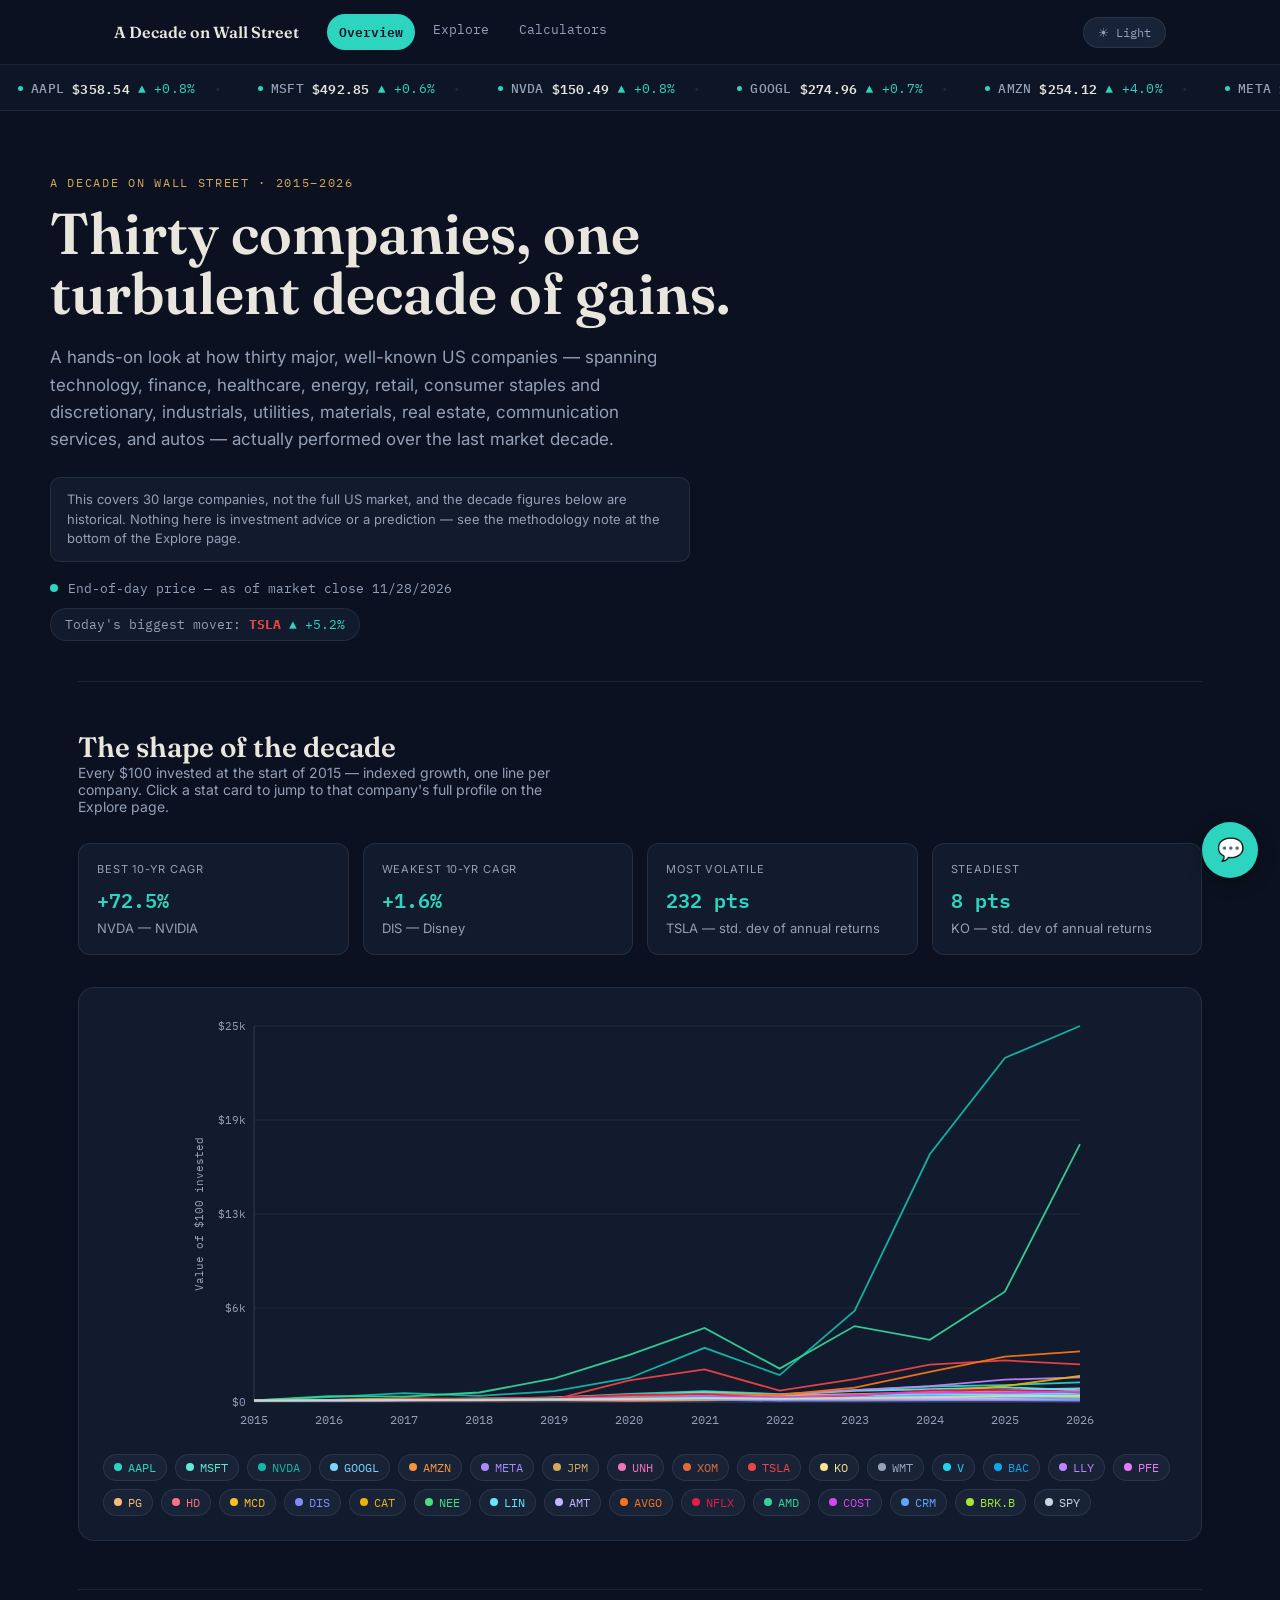
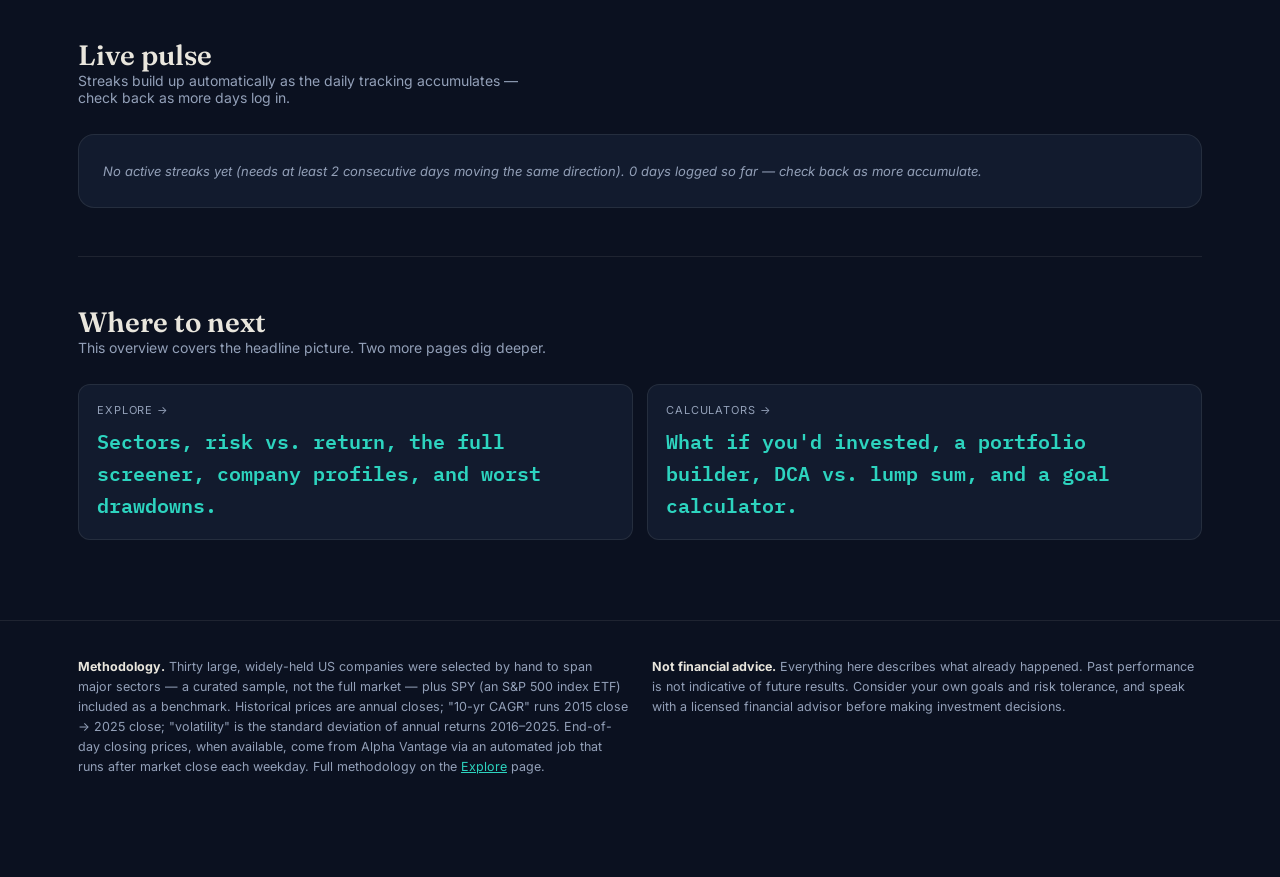
<file: index.html>
<!DOCTYPE html>
<html lang="en">
<head>
<script>if(localStorage.getItem("sd_theme")==="light"){document.documentElement.classList.add("light");}</script>
<meta charset="UTF-8">
<meta name="viewport" content="width=device-width, initial-scale=1.0">
<title>A Decade on Wall Street — Overview</title>
<link rel="preconnect" href="https://fonts.googleapis.com">
<link href="https://fonts.googleapis.com/css2?family=Fraunces:wght@500;600&family=IBM+Plex+Mono:wght@400;500;600&family=Inter:wght@400;500;600&display=swap" rel="stylesheet">
<link rel="stylesheet" href="styles.css">
</head>
<body>
 
<nav class="site-nav">
  <div class="site-nav-inner">
    <a href="index.html" class="site-nav-brand">A Decade on Wall Street</a>
    <div class="site-nav-links">
      <a href="index.html" class="active">Overview</a>
      <a href="explore.html">Explore</a>
      <a href="calculators.html">Calculators</a>
    </div>
    <button id="themeToggle" class="theme-toggle-btn">☀ Light</button>
  </div>
</nav>
 
<div class="tape-outer"><div class="tape-track" id="tape"></div></div>
 
<div class="wrap hero">
  <div class="eyebrow">A DECADE ON WALL STREET · 2015–2026</div>
  <h1 class="title">Thirty companies, one turbulent decade of gains.</h1>
  <p class="lede">A hands-on look at how thirty major, well-known US companies — spanning technology, finance, healthcare, energy, retail, consumer staples and discretionary, industrials, utilities, materials, real estate, communication services, and autos — actually performed over the last market decade.</p>
  <div class="chip">This covers 30 large companies, not the full US market, and the decade figures below are historical. Nothing here is investment advice or a prediction — see the methodology note at the bottom of the Explore page.</div>
  <div class="live-status" id="liveStatus">
    <span class="live-dot off"></span><span>Loading live prices…</span>
  </div>
  <div id="moverBanner"></div>
</div>
 
<div class="wrap">
  <section>
    <div class="section-head">
      <div>
        <h2 class="section-title">The shape of the decade</h2>
        <div class="section-sub">Every $100 invested at the start of 2015 — indexed growth, one line per company. Click a stat card to jump to that company's full profile on the Explore page.</div>
      </div>
    </div>
    <div class="stat-row" id="statRow"></div>
    <div class="chart-card">
      <svg id="growthChart" viewBox="0 0 900 420" style="width:100%; height:420px;"></svg>
      <div class="legend-row" id="legendRow"></div>
    </div>
  </section>
 
  <section>
    <div class="section-head">
      <div>
        <h2 class="section-title">Live pulse</h2>
        <div class="section-sub">Streaks build up automatically as the daily tracking accumulates — check back as more days log in.</div>
      </div>
    </div>
    <div class="chart-card"><div id="pulseSection"></div></div>
  </section>
 
  <section>
    <div class="section-head">
      <div>
        <h2 class="section-title">Where to next</h2>
        <div class="section-sub">This overview covers the headline picture. Two more pages dig deeper.</div>
      </div>
    </div>
    <div class="stat-row" style="grid-template-columns: repeat(2, 1fr);">
      <a href="explore.html" class="stat-card" style="text-decoration:none; color:inherit; display:block;">
        <div class="stat-label">EXPLORE →</div>
        <div class="stat-value" style="color:var(--teal); font-size:20px;">Sectors, risk vs. return, the full screener, company profiles, and worst drawdowns.</div>
      </a>
      <a href="calculators.html" class="stat-card" style="text-decoration:none; color:inherit; display:block;">
        <div class="stat-label">CALCULATORS →</div>
        <div class="stat-value" style="color:var(--teal); font-size:20px;">What if you'd invested, a portfolio builder, DCA vs. lump sum, and a goal calculator.</div>
      </a>
    </div>
  </section>
</div>
 
<footer>
  <div class="wrap foot-grid">
    <div><strong style="color:var(--text)">Methodology.</strong> Thirty large, widely-held US companies were selected by hand to span major sectors — a curated sample, not the full market — plus SPY (an S&P 500 index ETF) included as a benchmark. Historical prices are annual closes; "10-yr CAGR" runs 2015 close → 2025 close; "volatility" is the standard deviation of annual returns 2016–2025. End-of-day closing prices, when available, come from Alpha Vantage via an automated job that runs after market close each weekday. Full methodology on the <a href="explore.html" style="color:var(--teal)">Explore</a> page.</div>
    <div><strong style="color:var(--text)">Not financial advice.</strong> Everything here describes what already happened. Past performance is not indicative of future results. Consider your own goals and risk tolerance, and speak with a licensed financial advisor before making investment decisions.</div>
  </div>
</footer>
 
 
<button id="assistantToggle" class="assistant-toggle" title="Ask the data">💬</button>
<div id="assistantPanel" class="assistant-panel">
  <div class="assistant-header">
    <div>
      <div class="assistant-header-title">Ask the data</div>
      <div class="assistant-header-sub">Rule-based · not a real AI · only knows this dataset</div>
    </div>
    <button id="assistantClose" class="assistant-close">✕</button>
  </div>
  <div id="assistantMessages" class="assistant-messages"></div>
  <div class="assistant-chips">
    <span class="assistant-chip">Best performer?</span>
    <span class="assistant-chip">Most volatile?</span>
    <span class="assistant-chip">Compare AAPL vs MSFT</span>
    <span class="assistant-chip">Worst drawdown?</span>
  </div>
  <div id="assistantSuggest" class="assistant-suggest"></div>
  <form id="assistantForm" class="assistant-form">
    <input id="assistantInput" type="text" placeholder="Ask about a ticker, e.g. \"How did NVDA do?\"" autocomplete="off">
    <button type="submit">Ask</button>
  </form>
  <div class="assistant-disclaimer">Answers come from historical data on this site, not real-time research or advice. Not a substitute for professional financial guidance.</div>
</div>
 
<script src="data.js"></script>
<script>
/* ---------------------------------------------------------------------
   RENDER: today's biggest mover
--------------------------------------------------------------------- */
function renderMoverBanner() {
  const el = document.getElementById("moverBanner");
  const candidates = ENRICHED
    .map(s => ({ s, live: liveQuotes[s.ticker] }))
    .filter(x => x.live && x.live.changePercent != null);
 
  if (!candidates.length) {
    el.innerHTML = "";
    return;
  }
 
  const top = candidates.reduce((a, b) => Math.abs(b.live.changePercent) > Math.abs(a.live.changePercent) ? b : a);
  const dir = top.live.changePercent >= 0;
  el.innerHTML = `
    <div class="mover-banner">
      <span class="mv-label">Today's biggest mover:</span>
      <span class="mv-ticker" style="color:${top.s.color}">${top.s.ticker}</span>
      <span style="color:${dir ? 'var(--teal)' : 'var(--rust)'}">${dir ? "▲" : "▼"} ${fmtPct(top.live.changePercent)}</span>
    </div>`;
}
 
/* ---------------------------------------------------------------------
   RENDER: live pulse — streak badges built from history.json
--------------------------------------------------------------------- */
function computeStreaks() {
  const streaks = [];
  ENRICHED.forEach(s => {
    const daySeries = liveHistory
      .map(day => day.quotes[s.ticker] && day.quotes[s.ticker].changePercent)
      .filter(v => v != null);
    if (daySeries.length < 2) return;
 
    const latestSign = daySeries[daySeries.length - 1] >= 0;
    let streak = 1;
    for (let i = daySeries.length - 2; i >= 0; i--) {
      if ((daySeries[i] >= 0) === latestSign) streak++;
      else break;
    }
    if (streak >= 2) streaks.push({ ticker: s.ticker, name: s.name, color: s.color, streak, up: latestSign });
  });
  return streaks.sort((a, b) => b.streak - a.streak);
}
 
function renderPulse() {
  const el = document.getElementById("pulseSection");
  const streaks = computeStreaks();
 
  if (!streaks.length) {
    const daysLogged = liveHistory.length;
    el.innerHTML = `<div class="pulse-empty">No active streaks yet (needs at least 2 consecutive days moving the same direction). ${daysLogged} day${daysLogged===1?"":"s"} logged so far — check back as more accumulate.</div>`;
    return;
  }
 
  el.innerHTML = `<div class="pulse-grid">${streaks.map(st => `
    <div class="pulse-badge">
      <span class="pb-ticker" style="color:${st.color}">${st.ticker}</span>
      <span class="pb-streak ${st.up ? "up" : "down"}">${st.up ? "▲" : "▼"} ${st.streak} day${st.streak===1?"":"s"} ${st.up ? "up" : "down"}</span>
    </div>`).join("")}</div>`;
}
 
/* ---------------------------------------------------------------------
   RENDER: ticker tape
--------------------------------------------------------------------- */
function renderTape() {
  const tape = document.getElementById("tape");
  const items = [...ENRICHED, ...ENRICHED];
  tape.innerHTML = items.map(s => {
    const live = liveQuotes[s.ticker];
    if (live) {
      const dir = live.changePercent == null ? null : live.changePercent >= 0;
      return `<span class="tape-item">
        <span class="live-pip"></span>
        <span class="tape-ticker">${s.ticker}</span>
        <span class="tape-price">$${live.price.toFixed(2)}</span>
        ${dir !== null ? `<span class="tape-val ${dir?"up":"down"}">${dir?"▲":"▼"} ${fmtPct(live.changePercent)}</span>` : ""}
        <span class="tape-dot">•</span>
      </span>`;
    }
    return `<span class="tape-item">
      <span class="tape-ticker">${s.ticker}</span>
      <span class="tape-val muted ${s.cagr10>=0?"up":"down"}">${s.cagr10>=0?"▲":"▼"} ${fmtPct(s.cagr10)} · 10y</span>
      <span class="tape-dot">•</span>
    </span>`;
  }).join("");
}
 
/* ---------------------------------------------------------------------
   RENDER: stat row (clicking a card jumps to that ticker's profile
   on the Explore page)
--------------------------------------------------------------------- */
function renderStatRow() {
  const best = ENRICHED.reduce((a,b)=>b.cagr10>a.cagr10?b:a);
  const worst = ENRICHED.reduce((a,b)=>b.cagr10<a.cagr10?b:a);
  const mostVol = ENRICHED.reduce((a,b)=>b.vol>a.vol?b:a);
  const steadiest = ENRICHED.reduce((a,b)=>b.vol<a.vol?b:a);
  const cards = [
    ["Best 10-yr CAGR", fmtPct(best.cagr10), `${best.ticker} — ${best.name}`, best.ticker],
    ["Weakest 10-yr CAGR", fmtPct(worst.cagr10), `${worst.ticker} — ${worst.name}`, worst.ticker],
    ["Most volatile", `${mostVol.vol.toFixed(0)} pts`, `${mostVol.ticker} — std. dev of annual returns`, mostVol.ticker],
    ["Steadiest", `${steadiest.vol.toFixed(0)} pts`, `${steadiest.ticker} — std. dev of annual returns`, steadiest.ticker],
  ];
  document.getElementById("statRow").innerHTML = cards.map(([label,val,sub,ticker]) =>
    `<div class="stat-card" data-ticker="${ticker}" style="cursor:pointer" title="Jump to ${ticker}'s profile on Explore"><div class="stat-label">${label}</div><div class="stat-value" style="color:var(--teal)">${val}</div><div class="stat-sub">${sub}</div></div>`
  ).join("");
  document.querySelectorAll(".stat-card[data-ticker]").forEach(card => {
    card.onclick = () => { window.location.href = `explore.html?ticker=${card.dataset.ticker}`; };
  });
}
 
/* ---------------------------------------------------------------------
   RENDER: growth chart (hand-rolled SVG line chart)
--------------------------------------------------------------------- */
let hiddenTickers = new Set();
 
function renderGrowthChart() {
  const W = 900, H = 420, padL = 64, padR = 10, padT = 14, padB = 30;
  const indexed = YEARS.map(year => {
    const row = { year };
    ENRICHED.forEach(s => row[s.ticker] = s.prices[year] / s.prices[2015] * 100);
    return row;
  });
  const maxVal = Math.max(...indexed.flatMap(r => ENRICHED.map(s => r[s.ticker])));
  const x = i => padL + (i / (YEARS.length - 1)) * (W - padL - padR);
  const y = v => H - padB - (v / maxVal) * (H - padT - padB);
 
  let svg = "";
  svg += `<line x1="${padL}" y1="${padT}" x2="${padL}" y2="${H-padB}" stroke="rgba(232,230,222,0.15)" />`;
  svg += `<line x1="${padL}" y1="${H-padB}" x2="${W-padR}" y2="${H-padB}" stroke="rgba(232,230,222,0.15)" />`;
  for (let g = 0; g <= 4; g++) {
    const gy = padT + g * (H - padT - padB) / 4;
    svg += `<line x1="${padL}" y1="${gy}" x2="${W-padR}" y2="${gy}" stroke="rgba(232,230,222,0.06)" />`;
    const val = Math.round(maxVal * (4 - g) / 4);
    const label = val >= 1000 ? "$" + (val/1000).toFixed(0) + "k" : "$" + val;
    svg += `<text x="${padL - 8}" y="${gy + 4}" fill="#93A0B8" font-size="11" font-family="IBM Plex Mono, monospace" text-anchor="end">${label}</text>`;
  }
  svg += `<text transform="rotate(-90)" x="-${(H - padT - padB) / 2 + padT}" y="13" fill="#93A0B8" font-size="10.5" font-family="IBM Plex Mono, monospace" text-anchor="middle">Value of $100 invested</text>`;
  YEARS.forEach((yr,i) => {
    svg += `<text x="${x(i)}" y="${H-8}" fill="#93A0B8" font-size="12" font-family="IBM Plex Mono, monospace" text-anchor="middle">${yr}</text>`;
  });
  ENRICHED.forEach(s => {
    if (hiddenTickers.has(s.ticker)) return;
    const d = indexed.map((r,i) => `${i===0?"M":"L"} ${x(i)} ${y(r[s.ticker])}`).join(" ");
    svg += `<path d="${d}" fill="none" stroke="${s.color}" stroke-width="1.8" opacity="0.95" />`;
  });
  document.getElementById("growthChart").innerHTML = svg;
 
  document.getElementById("legendRow").innerHTML = ENRICHED.map(s =>
    `<span class="legend-pill ${hiddenTickers.has(s.ticker)?"":"active"}" data-ticker="${s.ticker}" style="${hiddenTickers.has(s.ticker)?"":`color:${s.color}`}">
      <span class="sw" style="background:${s.color}"></span>${s.ticker}
    </span>`
  ).join("");
  document.querySelectorAll(".legend-pill").forEach(pill => {
    pill.onclick = () => {
      const t = pill.dataset.ticker;
      hiddenTickers.has(t) ? hiddenTickers.delete(t) : hiddenTickers.add(t);
      renderGrowthChart();
    };
  });
}
 
/* ---------------------------------------------------------------------
   INIT
--------------------------------------------------------------------- */
renderStatRow();
renderGrowthChart();
initThemeToggle();
initAssistant();
loadLivePrices();
</script>
</body>
</html>
</file>
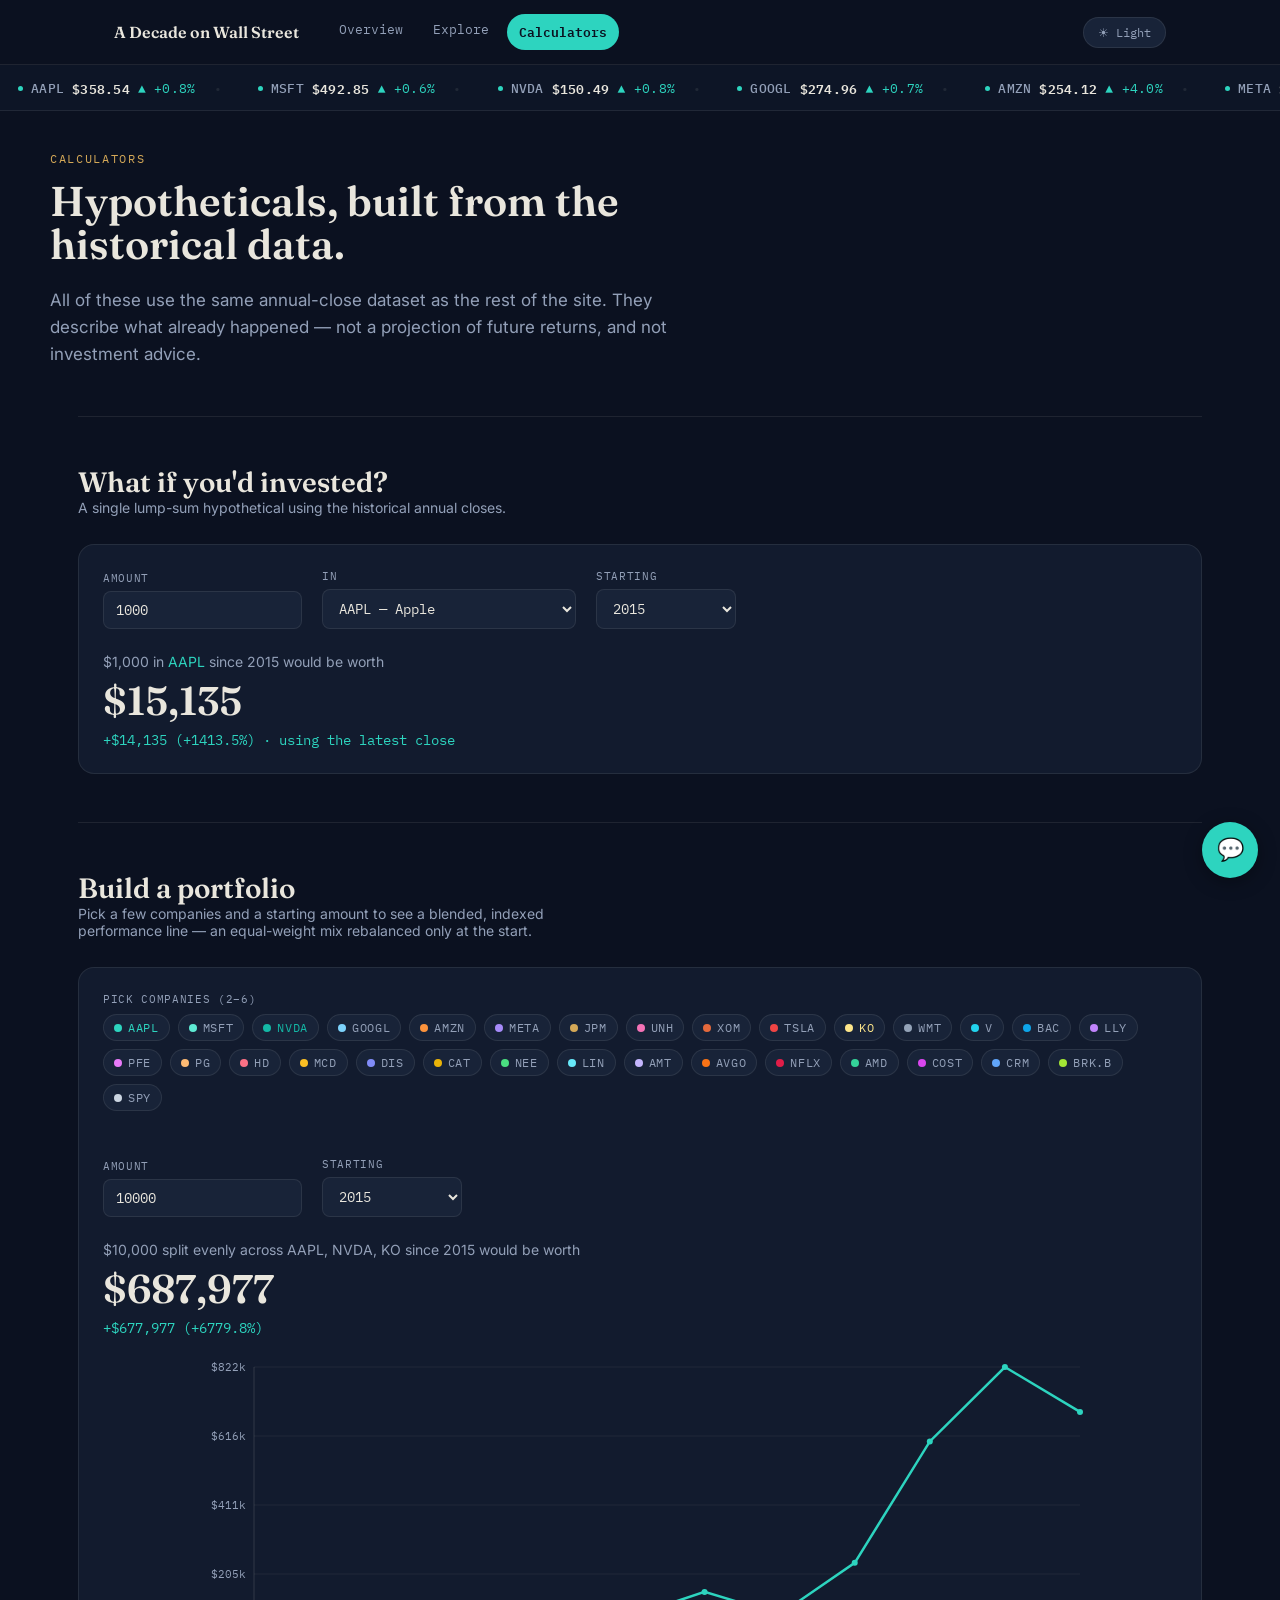
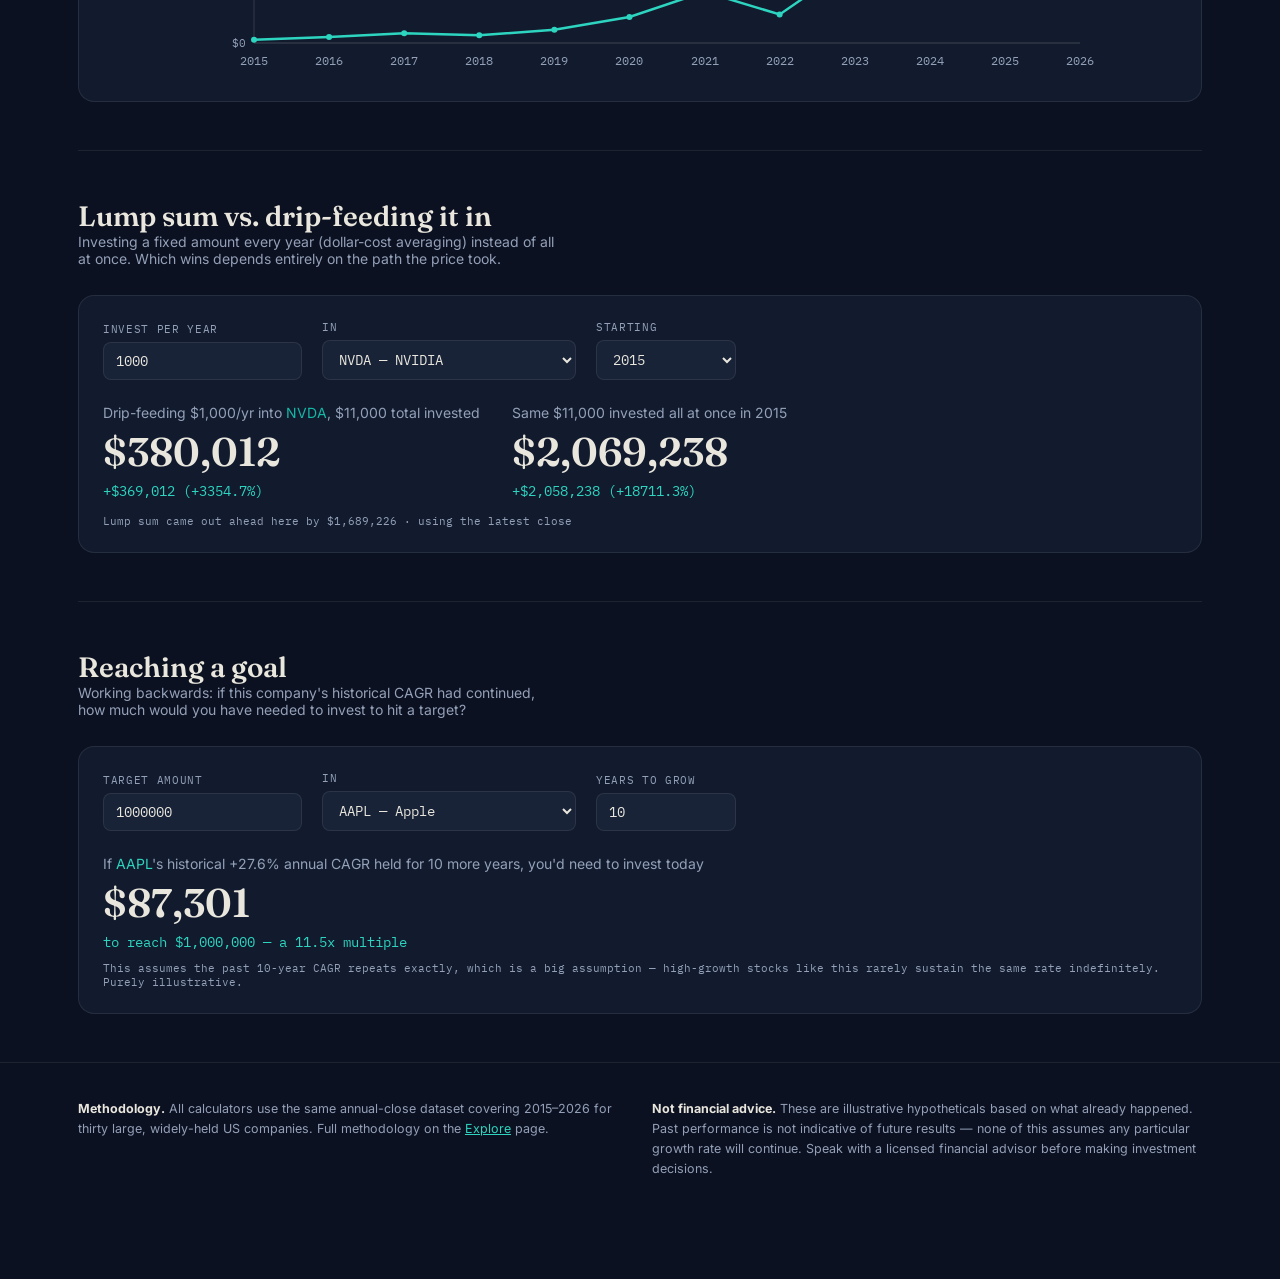
<file: calculators.html>
<!DOCTYPE html>
<html lang="en">
<head>
<script>if(localStorage.getItem("sd_theme")==="light"){document.documentElement.classList.add("light");}</script>
<meta charset="UTF-8">
<meta name="viewport" content="width=device-width, initial-scale=1.0">
<title>A Decade on Wall Street — Calculators</title>
<link rel="preconnect" href="https://fonts.googleapis.com">
<link href="https://fonts.googleapis.com/css2?family=Fraunces:wght@500;600&family=IBM+Plex+Mono:wght@400;500;600&family=Inter:wght@400;500;600&display=swap" rel="stylesheet">
<link rel="stylesheet" href="styles.css">
</head>
<body>
 
<nav class="site-nav">
  <div class="site-nav-inner">
    <a href="index.html" class="site-nav-brand">A Decade on Wall Street</a>
    <div class="site-nav-links">
      <a href="index.html">Overview</a>
      <a href="explore.html">Explore</a>
      <a href="calculators.html" class="active">Calculators</a>
    </div>
    <button id="themeToggle" class="theme-toggle-btn">☀ Light</button>
  </div>
</nav>
 
<div class="tape-outer"><div class="tape-track" id="tape"></div></div>
 
<div class="wrap hero" style="padding: 40px 0 24px;">
  <div class="eyebrow">CALCULATORS</div>
  <h1 class="title" style="font-size: clamp(1.8rem, 4vw, 2.6rem);">Hypotheticals, built from the historical data.</h1>
  <p class="lede">All of these use the same annual-close dataset as the rest of the site. They describe what already happened — not a projection of future returns, and not investment advice.</p>
</div>
 
<div class="wrap">
  <section>
    <div class="section-head">
      <div>
        <h2 class="section-title">What if you'd invested?</h2>
        <div class="section-sub">A single lump-sum hypothetical using the historical annual closes.</div>
      </div>
    </div>
    <div class="chart-card">
      <div class="whatif-controls">
        <label>Amount
          <input type="number" id="wiAmount" value="1000" min="1" step="100">
        </label>
        <label>In
          <select id="wiTicker"></select>
        </label>
        <label>Starting
          <select id="wiYear"></select>
        </label>
      </div>
      <div id="wiResult"></div>
    </div>
  </section>
 
  <section>
    <div class="section-head">
      <div>
        <h2 class="section-title">Build a portfolio</h2>
        <div class="section-sub">Pick a few companies and a starting amount to see a blended, indexed performance line — an equal-weight mix rebalanced only at the start.</div>
      </div>
    </div>
    <div class="chart-card">
      <div class="whatif-controls" style="align-items:flex-start;">
        <label style="min-width:100%">Pick companies (2–6)
          <div class="ticker-pills" id="pfPills" style="margin-top:2px"></div>
        </label>
      </div>
      <div class="whatif-controls">
        <label>Amount
          <input type="number" id="pfAmount" value="10000" min="1" step="500">
        </label>
        <label>Starting
          <select id="pfYear"></select>
        </label>
      </div>
      <div id="pfResult" style="margin-bottom:16px"></div>
      <svg id="portfolioChart" viewBox="0 0 900 320" style="width:100%; height:320px;"></svg>
    </div>
  </section>
 
  <section>
    <div class="section-head">
      <div>
        <h2 class="section-title">Lump sum vs. drip-feeding it in</h2>
        <div class="section-sub">Investing a fixed amount every year (dollar-cost averaging) instead of all at once. Which wins depends entirely on the path the price took.</div>
      </div>
    </div>
    <div class="chart-card">
      <div class="whatif-controls">
        <label>Invest per year
          <input type="number" id="dcaAmount" value="1000" min="1" step="100">
        </label>
        <label>In
          <select id="dcaTicker"></select>
        </label>
        <label>Starting
          <select id="dcaYear"></select>
        </label>
      </div>
      <div id="dcaResult"></div>
    </div>
  </section>
 
  <section>
    <div class="section-head">
      <div>
        <h2 class="section-title">Reaching a goal</h2>
        <div class="section-sub">Working backwards: if this company's historical CAGR had continued, how much would you have needed to invest to hit a target?</div>
      </div>
    </div>
    <div class="chart-card">
      <div class="whatif-controls">
        <label>Target amount
          <input type="number" id="goalTarget" value="1000000" min="1" step="10000">
        </label>
        <label>In
          <select id="goalTicker"></select>
        </label>
        <label>Years to grow
          <input type="number" id="goalYears" value="10" min="1" max="50" step="1">
        </label>
      </div>
      <div id="goalResult"></div>
    </div>
  </section>
</div>
 
<footer>
  <div class="wrap foot-grid">
    <div><strong style="color:var(--text)">Methodology.</strong> All calculators use the same annual-close dataset covering 2015–2026 for thirty large, widely-held US companies. Full methodology on the <a href="explore.html" style="color:var(--teal)">Explore</a> page.</div>
    <div><strong style="color:var(--text)">Not financial advice.</strong> These are illustrative hypotheticals based on what already happened. Past performance is not indicative of future results — none of this assumes any particular growth rate will continue. Speak with a licensed financial advisor before making investment decisions.</div>
  </div>
</footer>
 
 
<button id="assistantToggle" class="assistant-toggle" title="Ask the data">💬</button>
<div id="assistantPanel" class="assistant-panel">
  <div class="assistant-header">
    <div>
      <div class="assistant-header-title">Ask the data</div>
      <div class="assistant-header-sub">Rule-based · not a real AI · only knows this dataset</div>
    </div>
    <button id="assistantClose" class="assistant-close">✕</button>
  </div>
  <div id="assistantMessages" class="assistant-messages"></div>
  <div class="assistant-chips">
    <span class="assistant-chip">Best performer?</span>
    <span class="assistant-chip">Most volatile?</span>
    <span class="assistant-chip">Compare AAPL vs MSFT</span>
    <span class="assistant-chip">Worst drawdown?</span>
  </div>
  <div id="assistantSuggest" class="assistant-suggest"></div>
  <form id="assistantForm" class="assistant-form">
    <input id="assistantInput" type="text" placeholder="Ask about a ticker, e.g. \"How did NVDA do?\"" autocomplete="off">
    <button type="submit">Ask</button>
  </form>
  <div class="assistant-disclaimer">Answers come from historical data on this site, not real-time research or advice. Not a substitute for professional financial guidance.</div>
</div>
 
<script src="data.js"></script>
<script>
/* ---------------------------------------------------------------------
   RENDER: ticker tape (same as other pages, kept for consistency)
--------------------------------------------------------------------- */
function renderTape() {
  const tape = document.getElementById("tape");
  const items = [...ENRICHED, ...ENRICHED];
  tape.innerHTML = items.map(s => {
    const live = liveQuotes[s.ticker];
    if (live) {
      const dir = live.changePercent == null ? null : live.changePercent >= 0;
      return `<span class="tape-item">
        <span class="live-pip"></span>
        <span class="tape-ticker">${s.ticker}</span>
        <span class="tape-price">$${live.price.toFixed(2)}</span>
        ${dir !== null ? `<span class="tape-val ${dir?"up":"down"}">${dir?"▲":"▼"} ${fmtPct(live.changePercent)}</span>` : ""}
        <span class="tape-dot">•</span>
      </span>`;
    }
    return `<span class="tape-item">
      <span class="tape-ticker">${s.ticker}</span>
      <span class="tape-val muted ${s.cagr10>=0?"up":"down"}">${s.cagr10>=0?"▲":"▼"} ${fmtPct(s.cagr10)} · 10y</span>
      <span class="tape-dot">•</span>
    </span>`;
  }).join("");
}
 
/* ---------------------------------------------------------------------
   RENDER: what-if calculator (uses live price when available, falls
   back to the July 2026 snapshot otherwise)
--------------------------------------------------------------------- */
const WHATIF_YEARS = [2015,2016,2017,2018,2019,2020,2021,2022,2023,2024,2025];
 
function initWhatIf() {
  document.getElementById("wiTicker").innerHTML = ENRICHED.map(s => `<option value="${s.ticker}">${s.ticker} — ${s.name}</option>`).join("");
  document.getElementById("wiYear").innerHTML = WHATIF_YEARS.map(y => `<option value="${y}" ${y===2015?"selected":""}>${y}</option>`).join("");
  ["wiAmount","wiTicker","wiYear"].forEach(id => document.getElementById(id).addEventListener("input", renderWhatIf));
  renderWhatIf();
}
 
function renderWhatIf() {
  const amountRaw = parseFloat(document.getElementById("wiAmount").value);
  const amount = Number.isFinite(amountRaw) && amountRaw > 0 ? amountRaw : 0;
  const ticker = document.getElementById("wiTicker").value;
  const year = parseInt(document.getElementById("wiYear").value, 10);
  const s = ENRICHED.find(e => e.ticker === ticker);
  const resultEl = document.getElementById("wiResult");
 
  if (!s || !amount) {
    resultEl.innerHTML = `<div class="wi-headline">Enter an amount to see the hypothetical.</div>`;
    return;
  }
 
  const startPrice = s.prices[year];
  const live = liveQuotes[ticker];
  const currentPrice = live ? live.price : s.prices[2026];
  const shares = amount / startPrice;
  const value = shares * currentPrice;
  const gain = value - amount;
  const gainPct = (gain / amount) * 100;
 
  resultEl.innerHTML = `
    <div class="wi-headline">$${amount.toLocaleString(undefined,{maximumFractionDigits:0})} in <span style="color:${s.color}">${ticker}</span> since ${year} would be worth</div>
    <div class="wi-value">$${value.toLocaleString(undefined,{maximumFractionDigits:0})}</div>
    <div class="wi-gain ${gain>=0?"up":"down"}">${gain>=0?"+":"-"}$${Math.abs(gain).toLocaleString(undefined,{maximumFractionDigits:0})} (${fmtPct(gainPct)}) · ${live ? "using the latest close" : "using the Jul 2026 snapshot"}</div>`;
}
 
/* ---------------------------------------------------------------------
   RENDER: portfolio builder (equal-weight blend, rebalanced only at start)
--------------------------------------------------------------------- */
let pfSelected = new Set(["AAPL", "NVDA", "KO"]);
 
function initPortfolio() {
  document.getElementById("pfYear").innerHTML = WHATIF_YEARS.map(y => `<option value="${y}" ${y===2015?"selected":""}>${y}</option>`).join("");
  document.getElementById("pfPills").innerHTML = ENRICHED.map(s => `
    <span class="legend-pill ${pfSelected.has(s.ticker)?"active":""}" data-ticker="${s.ticker}" style="cursor:pointer; ${pfSelected.has(s.ticker)?`color:${s.color}`:""}">
      <span class="sw" style="background:${s.color}"></span>${s.ticker}
    </span>`).join("");
  document.querySelectorAll("#pfPills .legend-pill").forEach(pill => {
    pill.onclick = () => {
      const t = pill.dataset.ticker;
      if (pfSelected.has(t)) {
        pfSelected.delete(t);
      } else if (pfSelected.size < 6) {
        pfSelected.add(t);
      }
      initPortfolio();
      renderPortfolio();
    };
  });
  ["pfAmount","pfYear"].forEach(id => document.getElementById(id).addEventListener("input", renderPortfolio));
}
 
function renderPortfolio() {
  const amountRaw = parseFloat(document.getElementById("pfAmount").value);
  const amount = Number.isFinite(amountRaw) && amountRaw > 0 ? amountRaw : 0;
  const year = parseInt(document.getElementById("pfYear").value, 10);
  const picks = ENRICHED.filter(s => pfSelected.has(s.ticker));
  const resultEl = document.getElementById("pfResult");
  const svgEl = document.getElementById("portfolioChart");
 
  if (picks.length < 2 || !amount) {
    resultEl.innerHTML = `<div class="wi-headline">Pick at least 2 companies and an amount to see the blend.</div>`;
    svgEl.innerHTML = "";
    return;
  }
 
  const perStock = amount / picks.length;
  const pfYears = YEARS.filter(y => y >= year);
  const series = pfYears.map(y => {
    const total = picks.reduce((sum, s) => {
      const live = liveQuotes[s.ticker];
      const price = (y === 2026 && live) ? live.price : s.prices[y];
      const startPrice = s.prices[year];
      return sum + (perStock / startPrice) * price;
    }, 0);
    return { year: y, value: total };
  });
 
  const endVal = series[series.length - 1].value;
  const gain = endVal - amount;
  const gainPct = (gain / amount) * 100;
 
  resultEl.innerHTML = `
    <div class="wi-headline">$${amount.toLocaleString(undefined,{maximumFractionDigits:0})} split evenly across ${picks.map(s=>s.ticker).join(", ")} since ${year} would be worth</div>
    <div class="wi-value">$${endVal.toLocaleString(undefined,{maximumFractionDigits:0})}</div>
    <div class="wi-gain ${gain>=0?"up":"down"}">${gain>=0?"+":"-"}$${Math.abs(gain).toLocaleString(undefined,{maximumFractionDigits:0})} (${fmtPct(gainPct)})</div>`;
 
  const W = 900, H = 320, padL = 64, padR = 10, padT = 14, padB = 30;
  const maxVal = Math.max(...series.map(p => p.value), amount);
  const x = i => padL + (i / (pfYears.length - 1 || 1)) * (W - padL - padR);
  const y = v => H - padB - (v / maxVal) * (H - padT - padB);
 
  let svg = "";
  svg += `<line x1="${padL}" y1="${padT}" x2="${padL}" y2="${H-padB}" stroke="rgba(232,230,222,0.15)" />`;
  svg += `<line x1="${padL}" y1="${H-padB}" x2="${W-padR}" y2="${H-padB}" stroke="rgba(232,230,222,0.15)" />`;
  for (let g = 0; g <= 4; g++) {
    const gy = padT + g * (H - padT - padB) / 4;
    svg += `<line x1="${padL}" y1="${gy}" x2="${W-padR}" y2="${gy}" stroke="rgba(232,230,222,0.06)" />`;
    const val = Math.round(maxVal * (4 - g) / 4);
    const label = val >= 1000 ? "$" + (val/1000).toFixed(0) + "k" : "$" + val;
    svg += `<text x="${padL-8}" y="${gy+4}" fill="#93A0B8" font-size="11" font-family="IBM Plex Mono, monospace" text-anchor="end">${label}</text>`;
  }
  pfYears.forEach((yr,i) => {
    svg += `<text x="${x(i)}" y="${H-8}" fill="#93A0B8" font-size="12" font-family="IBM Plex Mono, monospace" text-anchor="middle">${yr}</text>`;
  });
  const d = series.map((p,i) => `${i===0?"M":"L"} ${x(i)} ${y(p.value)}`).join(" ");
  svg += `<path d="${d}" fill="none" stroke="var(--teal)" stroke-width="2.5" />`;
  series.forEach((p,i) => { svg += `<circle cx="${x(i)}" cy="${y(p.value)}" r="3" fill="var(--teal)"><title>${p.year}: $${p.value.toLocaleString(undefined,{maximumFractionDigits:0})}</title></circle>`; });
 
  svgEl.innerHTML = svg;
}
 
/* ---------------------------------------------------------------------
   RENDER: dollar-cost averaging calculator
--------------------------------------------------------------------- */
function initDCA() {
  document.getElementById("dcaTicker").innerHTML = ENRICHED.map(s => `<option value="${s.ticker}" ${s.ticker==="NVDA"?"selected":""}>${s.ticker} — ${s.name}</option>`).join("");
  document.getElementById("dcaYear").innerHTML = WHATIF_YEARS.map(y => `<option value="${y}" ${y===2015?"selected":""}>${y}</option>`).join("");
  ["dcaAmount","dcaTicker","dcaYear"].forEach(id => document.getElementById(id).addEventListener("input", renderDCA));
  renderDCA();
}
 
function renderDCA() {
  const amountRaw = parseFloat(document.getElementById("dcaAmount").value);
  const perYear = Number.isFinite(amountRaw) && amountRaw > 0 ? amountRaw : 0;
  const ticker = document.getElementById("dcaTicker").value;
  const startYear = parseInt(document.getElementById("dcaYear").value, 10);
  const s = ENRICHED.find(e => e.ticker === ticker);
  const resultEl = document.getElementById("dcaResult");
 
  if (!s || !perYear) {
    resultEl.innerHTML = `<div class="wi-headline">Enter an amount to see the comparison.</div>`;
    return;
  }
 
  const investYears = YEARS.filter(y => y >= startYear && y <= 2025);
  const live = liveQuotes[ticker];
  const currentPrice = live ? live.price : s.prices[2026];
 
  let dcaShares = 0, dcaInvested = 0;
  investYears.forEach(y => {
    const price = s.prices[y];
    if (price) { dcaShares += perYear / price; dcaInvested += perYear; }
  });
  const dcaValue = dcaShares * currentPrice;
 
  const lumpInvested = dcaInvested;
  const lumpShares = lumpInvested / s.prices[startYear];
  const lumpValue = lumpShares * currentPrice;
 
  const dcaGain = dcaValue - dcaInvested, dcaGainPct = (dcaGain / dcaInvested) * 100;
  const lumpGain = lumpValue - lumpInvested, lumpGainPct = (lumpGain / lumpInvested) * 100;
  const winner = dcaValue >= lumpValue ? "Drip-feeding" : "Lump sum";
 
  resultEl.innerHTML = `
    <div class="whatif-controls" style="margin-bottom:0; gap:32px;">
      <div>
        <div class="wi-headline">Drip-feeding $${perYear.toLocaleString()}/yr into <span style="color:${s.color}">${ticker}</span>, $${dcaInvested.toLocaleString()} total invested</div>
        <div class="wi-value">$${dcaValue.toLocaleString(undefined,{maximumFractionDigits:0})}</div>
        <div class="wi-gain ${dcaGain>=0?"up":"down"}">${dcaGain>=0?"+":"-"}$${Math.abs(dcaGain).toLocaleString(undefined,{maximumFractionDigits:0})} (${fmtPct(dcaGainPct)})</div>
      </div>
      <div>
        <div class="wi-headline">Same $${lumpInvested.toLocaleString()} invested all at once in ${startYear}</div>
        <div class="wi-value">$${lumpValue.toLocaleString(undefined,{maximumFractionDigits:0})}</div>
        <div class="wi-gain ${lumpGain>=0?"up":"down"}">${lumpGain>=0?"+":"-"}$${Math.abs(lumpGain).toLocaleString(undefined,{maximumFractionDigits:0})} (${fmtPct(lumpGainPct)})</div>
      </div>
    </div>
    <div class="spark-caption" style="margin-top:14px;">${winner} came out ahead here by $${Math.abs(dcaValue-lumpValue).toLocaleString(undefined,{maximumFractionDigits:0})} · ${live ? "using the latest close" : "using the Jul 2026 snapshot"}</div>`;
}
 
/* ---------------------------------------------------------------------
   RENDER: goal calculator (reverse compounding)
--------------------------------------------------------------------- */
function initGoal() {
  document.getElementById("goalTicker").innerHTML = ENRICHED.map(s => `<option value="${s.ticker}" ${s.ticker==="AAPL"?"selected":""}>${s.ticker} — ${s.name}</option>`).join("");
  ["goalTarget","goalTicker","goalYears"].forEach(id => document.getElementById(id).addEventListener("input", renderGoal));
  renderGoal();
}
 
function renderGoal() {
  const targetRaw = parseFloat(document.getElementById("goalTarget").value);
  const target = Number.isFinite(targetRaw) && targetRaw > 0 ? targetRaw : 0;
  const ticker = document.getElementById("goalTicker").value;
  const yearsRaw = parseInt(document.getElementById("goalYears").value, 10);
  const years = Number.isFinite(yearsRaw) && yearsRaw > 0 ? yearsRaw : 0;
  const s = ENRICHED.find(e => e.ticker === ticker);
  const resultEl = document.getElementById("goalResult");
 
  if (!s || !target || !years) {
    resultEl.innerHTML = `<div class="wi-headline">Enter a target amount and timeframe.</div>`;
    return;
  }
 
  const growthMultiple = Math.pow(1 + s.cagr10 / 100, years);
  const needed = target / growthMultiple;
 
  resultEl.innerHTML = `
    <div class="wi-headline">If <span style="color:${s.color}">${ticker}</span>'s historical ${fmtPct(s.cagr10)} annual CAGR held for ${years} more years, you'd need to invest today</div>
    <div class="wi-value">$${needed.toLocaleString(undefined,{maximumFractionDigits:0})}</div>
    <div class="wi-gain up">to reach $${target.toLocaleString(undefined,{maximumFractionDigits:0})} — a ${growthMultiple.toFixed(1)}x multiple</div>
    <div class="spark-caption" style="margin-top:10px;">This assumes the past 10-year CAGR repeats exactly, which is a big assumption — high-growth stocks like this rarely sustain the same rate indefinitely. Purely illustrative.</div>`;
}
 
/* ---------------------------------------------------------------------
   INIT
--------------------------------------------------------------------- */
initWhatIf();
initPortfolio();
renderPortfolio();
initDCA();
initGoal();
initThemeToggle();
initAssistant();
loadLivePrices();
</script>
</body>
</html>
</file>
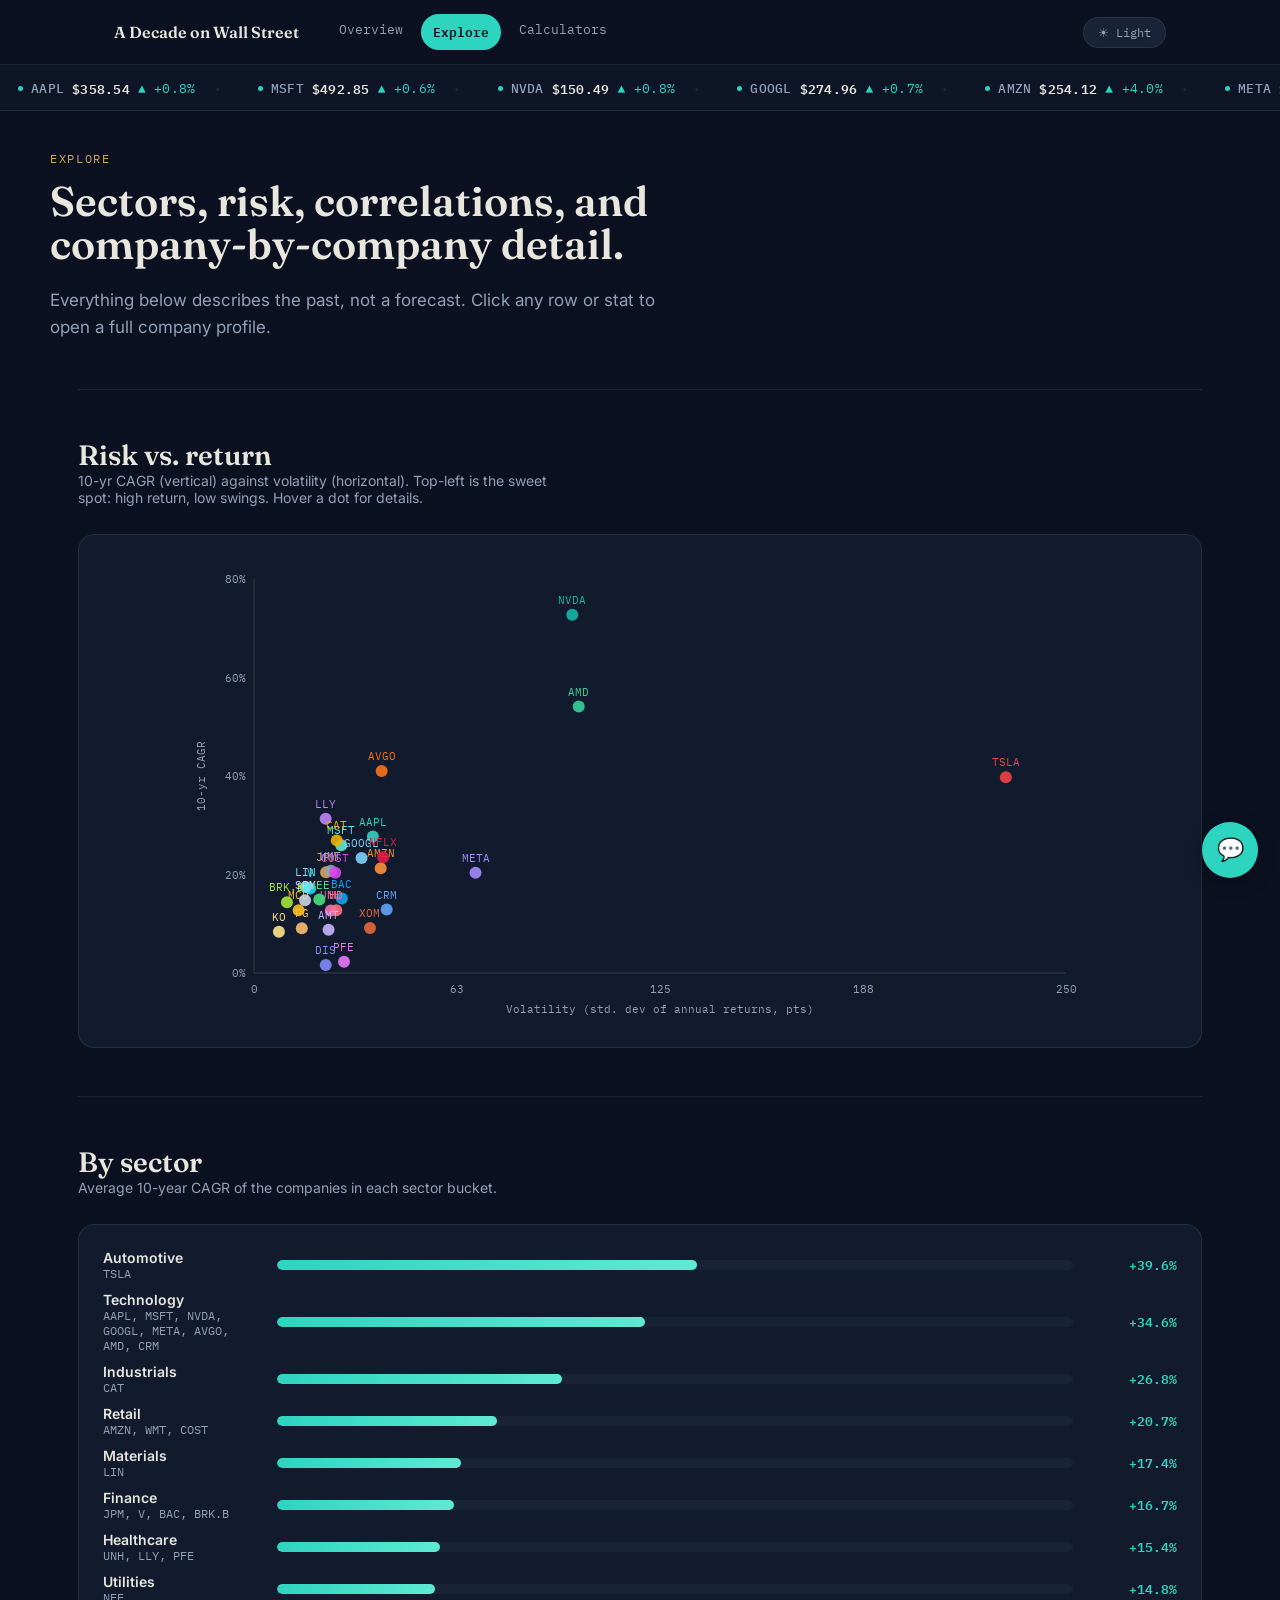
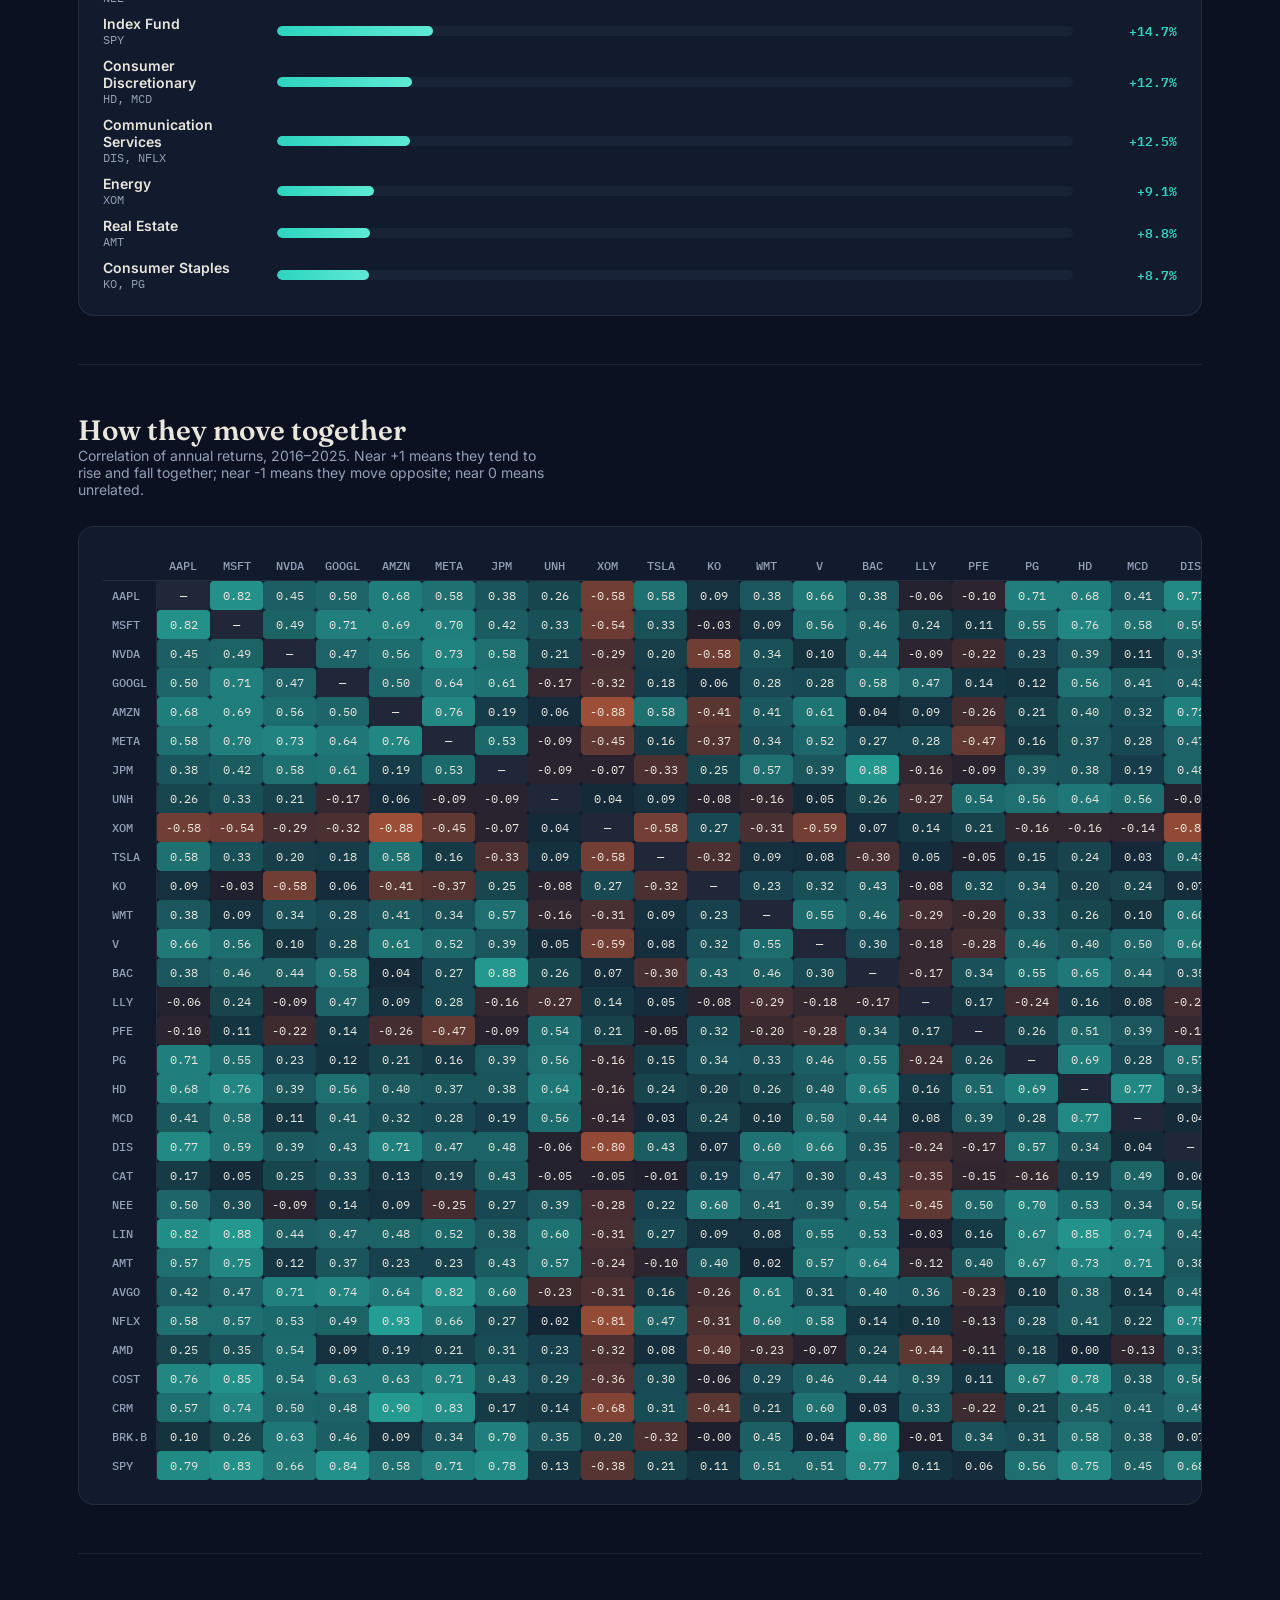
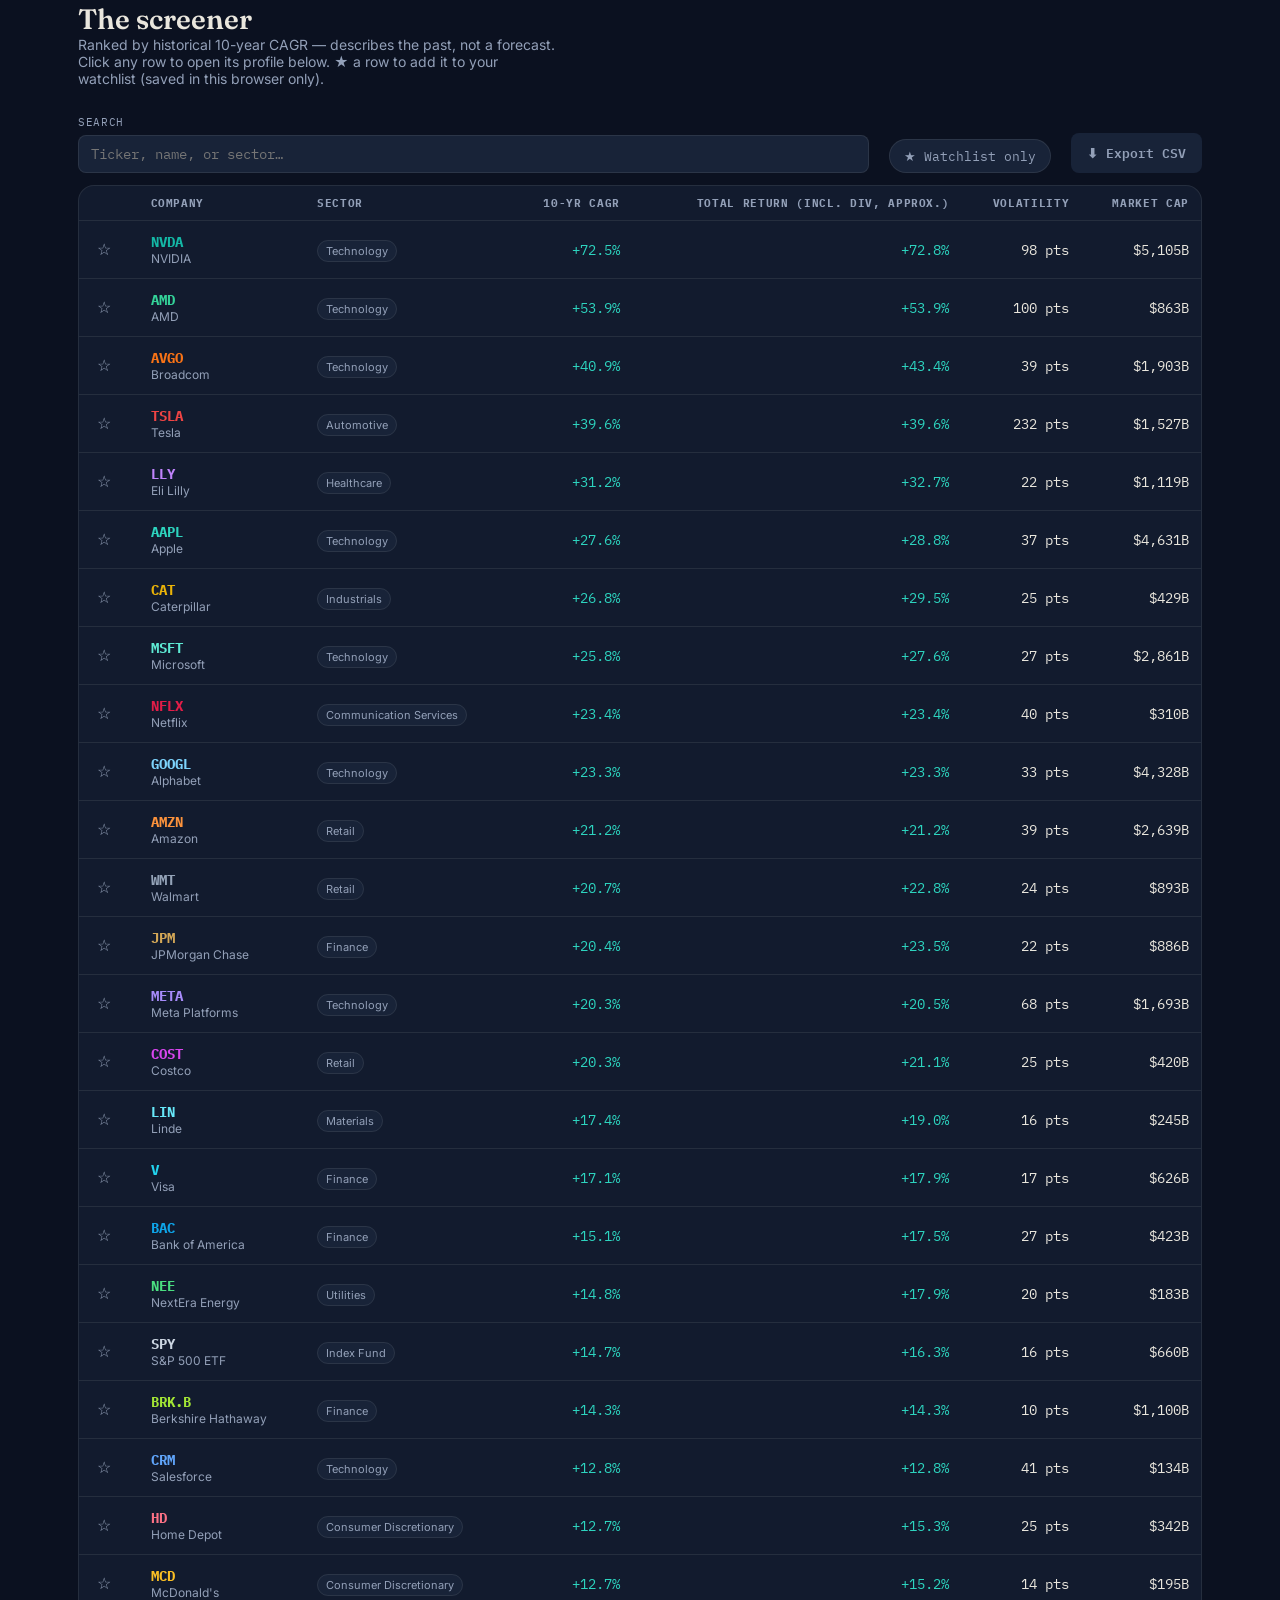
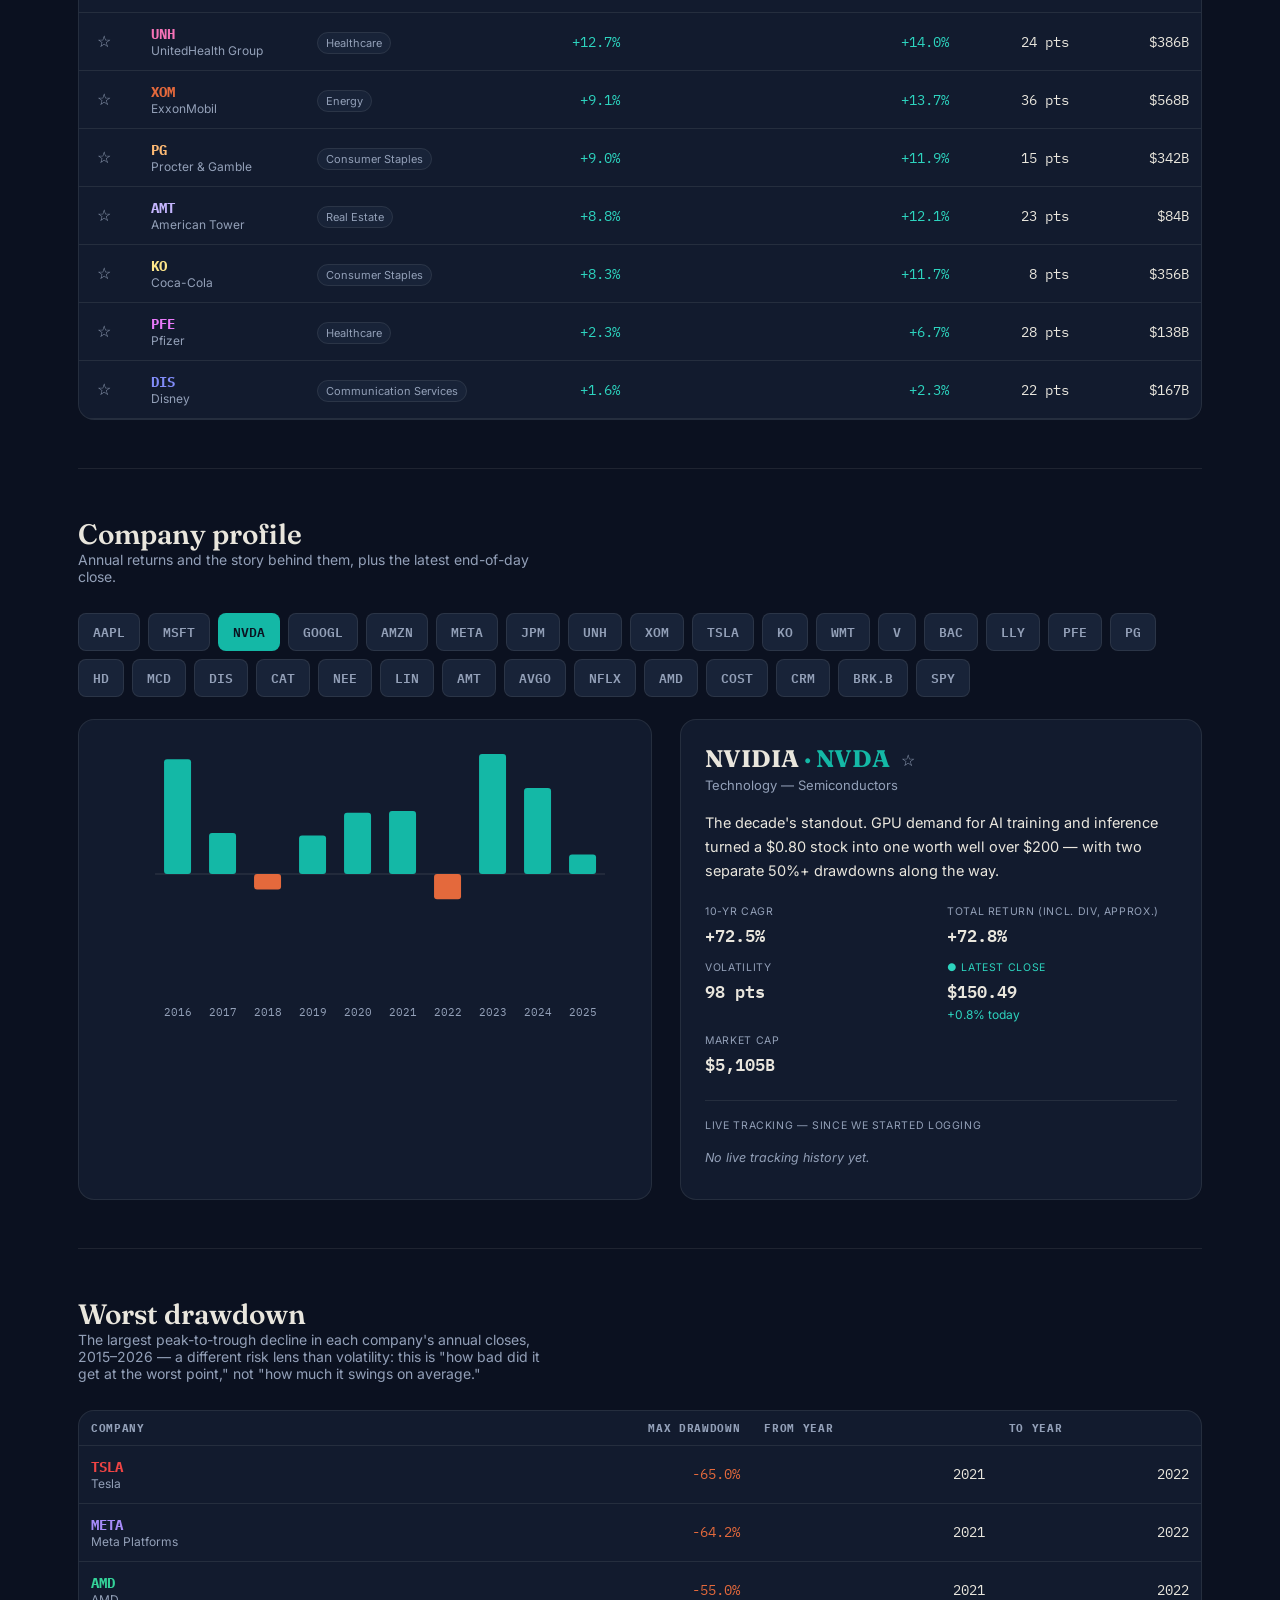
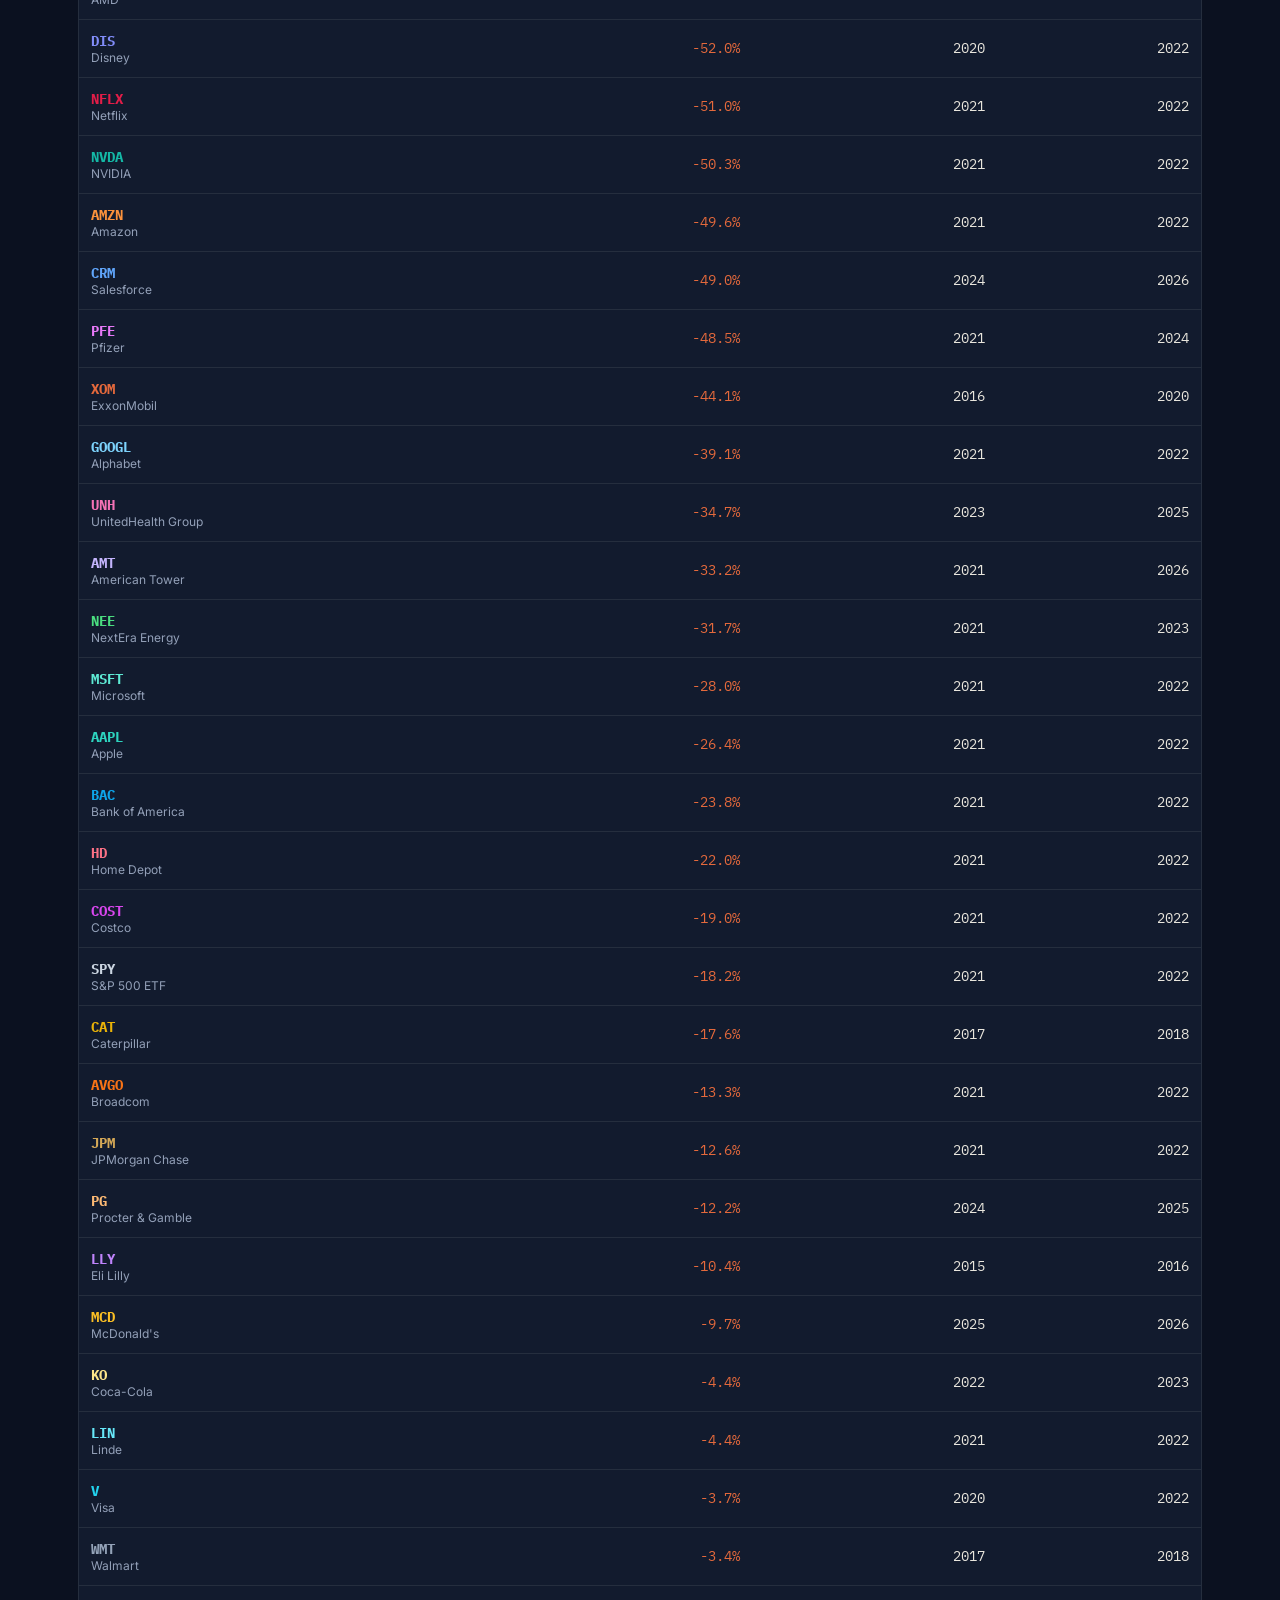
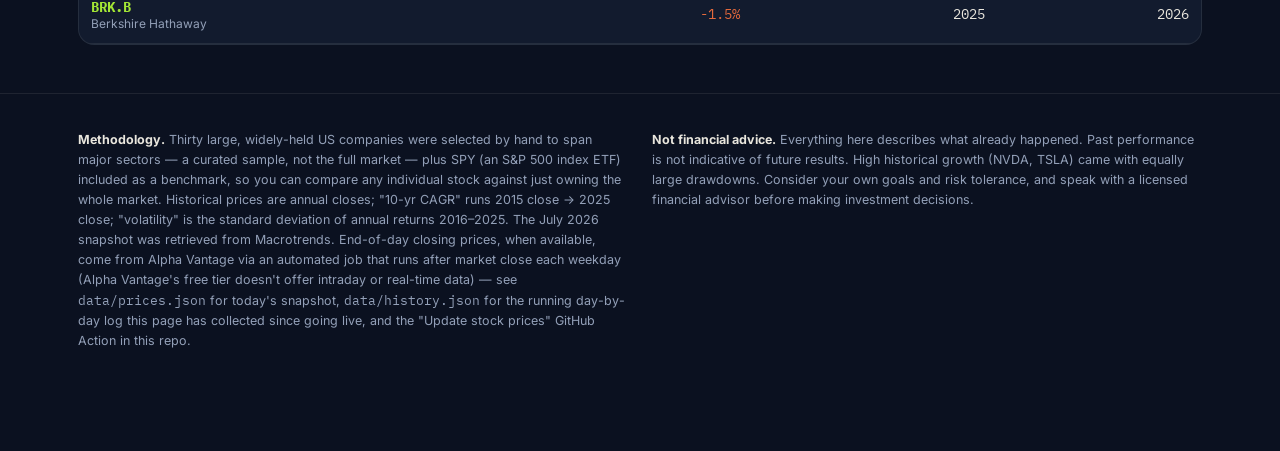
<file: explore.html>
<!DOCTYPE html>
<html lang="en">
<head>
<script>if(localStorage.getItem("sd_theme")==="light"){document.documentElement.classList.add("light");}</script>
<meta charset="UTF-8">
<meta name="viewport" content="width=device-width, initial-scale=1.0">
<title>A Decade on Wall Street — Explore</title>
<link rel="preconnect" href="https://fonts.googleapis.com">
<link href="https://fonts.googleapis.com/css2?family=Fraunces:wght@500;600&family=IBM+Plex+Mono:wght@400;500;600&family=Inter:wght@400;500;600&display=swap" rel="stylesheet">
<link rel="stylesheet" href="styles.css">
</head>
<body>
 
<nav class="site-nav">
  <div class="site-nav-inner">
    <a href="index.html" class="site-nav-brand">A Decade on Wall Street</a>
    <div class="site-nav-links">
      <a href="index.html">Overview</a>
      <a href="explore.html" class="active">Explore</a>
      <a href="calculators.html">Calculators</a>
    </div>
    <button id="themeToggle" class="theme-toggle-btn">☀ Light</button>
  </div>
</nav>
 
<div class="tape-outer"><div class="tape-track" id="tape"></div></div>
 
<div class="wrap hero" style="padding: 40px 0 24px;">
  <div class="eyebrow">EXPLORE</div>
  <h1 class="title" style="font-size: clamp(1.8rem, 4vw, 2.6rem);">Sectors, risk, correlations, and company-by-company detail.</h1>
  <p class="lede">Everything below describes the past, not a forecast. Click any row or stat to open a full company profile.</p>
</div>
 
<div class="wrap">
  <section>
    <div class="section-head">
      <div>
        <h2 class="section-title">Risk vs. return</h2>
        <div class="section-sub">10-yr CAGR (vertical) against volatility (horizontal). Top-left is the sweet spot: high return, low swings. Hover a dot for details.</div>
      </div>
    </div>
    <div class="chart-card"><svg id="riskReturnChart" viewBox="0 0 900 460" style="width:100%; height:460px;"></svg></div>
  </section>
 
  <section>
    <div class="section-head">
      <div>
        <h2 class="section-title">By sector</h2>
        <div class="section-sub">Average 10-year CAGR of the companies in each sector bucket.</div>
      </div>
    </div>
    <div class="chart-card"><div class="sector-list" id="sectorList"></div></div>
  </section>
 
  <section>
    <div class="section-head">
      <div>
        <h2 class="section-title">How they move together</h2>
        <div class="section-sub">Correlation of annual returns, 2016–2025. Near +1 means they tend to rise and fall together; near -1 means they move opposite; near 0 means unrelated.</div>
      </div>
    </div>
    <div class="chart-card" style="overflow-x:auto;"><div id="corrMatrix"></div></div>
  </section>
 
  <section>
    <div class="section-head">
      <div>
        <h2 class="section-title">The screener</h2>
        <div class="section-sub">Ranked by historical 10-year CAGR — describes the past, not a forecast. Click any row to open its profile below. ★ a row to add it to your watchlist (saved in this browser only).</div>
      </div>
    </div>
    <div class="whatif-controls" style="margin-bottom:12px;">
      <label style="flex:1; min-width:200px;">Search
        <input type="text" id="screenerSearch" placeholder="Ticker, name, or sector…" style="width:100%;">
      </label>
      <button id="watchlistFilterBtn" class="watchlist-filter-btn">★ Watchlist only</button>
      <button id="exportCsvBtn" class="pill" style="cursor:pointer; border:none; padding:9px 16px; align-self:flex-end;">⬇ Export CSV</button>
    </div>
    <div class="chart-card" style="padding:0; overflow-x:auto;">
      <table class="screener">
        <thead>
          <tr>
            <th></th>
            <th data-key="ticker">Company</th>
            <th data-key="sector">Sector</th>
            <th data-key="cagr10" style="text-align:right">10-yr CAGR</th>
            <th data-key="totalReturnCagr" style="text-align:right" title="Approximate — assumes the average historical dividend yield was reinvested annually">Total Return (incl. div, approx.)</th>
            <th data-key="vol" style="text-align:right">Volatility</th>
            <th data-key="marketCap" style="text-align:right">Market Cap</th>
          </tr>
        </thead>
        <tbody id="screenerBody"></tbody>
      </table>
    </div>
  </section>
 
  <section>
    <div class="section-head">
      <div>
        <h2 class="section-title">Company profile</h2>
        <div class="section-sub">Annual returns and the story behind them, plus the latest end-of-day close.</div>
      </div>
    </div>
    <div class="ticker-pills" id="tickerPills"></div>
    <div class="deepdive-grid">
      <div class="chart-card"><svg id="returnsChart" viewBox="0 0 500 280" style="width:100%; height:280px;"></svg></div>
      <div class="chart-card" id="profileCard"></div>
    </div>
  </section>
 
  <section>
    <div class="section-head">
      <div>
        <h2 class="section-title">Worst drawdown</h2>
        <div class="section-sub">The largest peak-to-trough decline in each company's annual closes, 2015–2026 — a different risk lens than volatility: this is "how bad did it get at the worst point," not "how much it swings on average."</div>
      </div>
    </div>
    <div class="chart-card" style="padding:0; overflow-x:auto;">
      <table class="screener">
        <thead>
          <tr>
            <th>Company</th>
            <th style="text-align:right">Max drawdown</th>
            <th>From year</th>
            <th>To year</th>
          </tr>
        </thead>
        <tbody id="drawdownBody"></tbody>
      </table>
    </div>
  </section>
</div>
 
<footer>
  <div class="wrap foot-grid">
    <div><strong style="color:var(--text)">Methodology.</strong> Thirty large, widely-held US companies were selected by hand to span major sectors — a curated sample, not the full market — plus SPY (an S&P 500 index ETF) included as a benchmark, so you can compare any individual stock against just owning the whole market. Historical prices are annual closes; "10-yr CAGR" runs 2015 close → 2025 close; "volatility" is the standard deviation of annual returns 2016–2025. The July 2026 snapshot was retrieved from Macrotrends. End-of-day closing prices, when available, come from Alpha Vantage via an automated job that runs after market close each weekday (Alpha Vantage's free tier doesn't offer intraday or real-time data) — see <span class="mono">data/prices.json</span> for today's snapshot, <span class="mono">data/history.json</span> for the running day-by-day log this page has collected since going live, and the "Update stock prices" GitHub Action in this repo.</div>
    <div><strong style="color:var(--text)">Not financial advice.</strong> Everything here describes what already happened. Past performance is not indicative of future results. High historical growth (NVDA, TSLA) came with equally large drawdowns. Consider your own goals and risk tolerance, and speak with a licensed financial advisor before making investment decisions.</div>
  </div>
</footer>
 
 
<button id="assistantToggle" class="assistant-toggle" title="Ask the data">💬</button>
<div id="assistantPanel" class="assistant-panel">
  <div class="assistant-header">
    <div>
      <div class="assistant-header-title">Ask the data</div>
      <div class="assistant-header-sub">Rule-based · not a real AI · only knows this dataset</div>
    </div>
    <button id="assistantClose" class="assistant-close">✕</button>
  </div>
  <div id="assistantMessages" class="assistant-messages"></div>
  <div class="assistant-chips">
    <span class="assistant-chip">Best performer?</span>
    <span class="assistant-chip">Most volatile?</span>
    <span class="assistant-chip">Compare AAPL vs MSFT</span>
    <span class="assistant-chip">Worst drawdown?</span>
  </div>
  <div id="assistantSuggest" class="assistant-suggest"></div>
  <form id="assistantForm" class="assistant-form">
    <input id="assistantInput" type="text" placeholder="Ask about a ticker, e.g. \"How did NVDA do?\"" autocomplete="off">
    <button type="submit">Ask</button>
  </form>
  <div class="assistant-disclaimer">Answers come from historical data on this site, not real-time research or advice. Not a substitute for professional financial guidance.</div>
</div>
 
<script src="data.js"></script>
<script>
/* ---------------------------------------------------------------------
   RENDER: ticker tape (same as Overview page, kept for consistency)
--------------------------------------------------------------------- */
function renderTape() {
  const tape = document.getElementById("tape");
  const items = [...ENRICHED, ...ENRICHED];
  tape.innerHTML = items.map(s => {
    const live = liveQuotes[s.ticker];
    if (live) {
      const dir = live.changePercent == null ? null : live.changePercent >= 0;
      return `<span class="tape-item">
        <span class="live-pip"></span>
        <span class="tape-ticker">${s.ticker}</span>
        <span class="tape-price">$${live.price.toFixed(2)}</span>
        ${dir !== null ? `<span class="tape-val ${dir?"up":"down"}">${dir?"▲":"▼"} ${fmtPct(live.changePercent)}</span>` : ""}
        <span class="tape-dot">•</span>
      </span>`;
    }
    return `<span class="tape-item">
      <span class="tape-ticker">${s.ticker}</span>
      <span class="tape-val muted ${s.cagr10>=0?"up":"down"}">${s.cagr10>=0?"▲":"▼"} ${fmtPct(s.cagr10)} · 10y</span>
      <span class="tape-dot">•</span>
    </span>`;
  }).join("");
}
 
/* ---------------------------------------------------------------------
   RENDER: risk vs. return scatter (CAGR vs. volatility)
--------------------------------------------------------------------- */
function renderRiskReturn() {
  const W = 900, H = 460, padL = 64, padR = 24, padT = 20, padB = 46;
  const xs = ENRICHED.map(s => s.vol), ys = ENRICHED.map(s => s.cagr10);
  const xMin = 0, xMax = Math.max(...xs) * 1.08;
  const yMin = Math.min(0, Math.min(...ys)) * 1.15, yMax = Math.max(...ys) * 1.1;
  const x = v => padL + (v - xMin) / (xMax - xMin) * (W - padL - padR);
  const y = v => H - padB - (v - yMin) / (yMax - yMin) * (H - padT - padB);
 
  let svg = "";
  svg += `<line x1="${padL}" y1="${padT}" x2="${padL}" y2="${H-padB}" stroke="rgba(232,230,222,0.15)" />`;
  svg += `<line x1="${padL}" y1="${H-padB}" x2="${W-padR}" y2="${H-padB}" stroke="rgba(232,230,222,0.15)" />`;
  if (yMin < 0) svg += `<line x1="${padL}" y1="${y(0)}" x2="${W-padR}" y2="${y(0)}" stroke="rgba(232,230,222,0.10)" stroke-dasharray="4 4" />`;
  for (let g = 0; g <= 4; g++) {
    const val = yMin + (yMax - yMin) * (4 - g) / 4;
    const gy = padT + g * (H - padT - padB) / 4;
    svg += `<text x="${padL-8}" y="${gy+4}" fill="#93A0B8" font-size="11" font-family="IBM Plex Mono, monospace" text-anchor="end">${val.toFixed(0)}%</text>`;
  }
  for (let g = 0; g <= 4; g++) {
    const val = xMin + (xMax - xMin) * g / 4;
    const gx = padL + g * (W - padL - padR) / 4;
    svg += `<text x="${gx}" y="${H-padB+20}" fill="#93A0B8" font-size="11" font-family="IBM Plex Mono, monospace" text-anchor="middle">${val.toFixed(0)}</text>`;
  }
  svg += `<text transform="rotate(-90)" x="-${(H-padT-padB)/2+padT}" y="15" fill="#93A0B8" font-size="10.5" font-family="IBM Plex Mono, monospace" text-anchor="middle">10-yr CAGR</text>`;
  svg += `<text x="${padL+(W-padL-padR)/2}" y="${H-6}" fill="#93A0B8" font-size="10.5" font-family="IBM Plex Mono, monospace" text-anchor="middle">Volatility (std. dev of annual returns, pts)</text>`;
 
  ENRICHED.forEach(s => {
    const cx = x(s.vol), cy = y(s.cagr10);
    svg += `<circle cx="${cx}" cy="${cy}" r="6" fill="${s.color}" opacity="0.9"><title>${s.ticker} — ${s.name}: ${fmtPct(s.cagr10)} CAGR, ${s.vol.toFixed(0)} pts volatility</title></circle>`;
    svg += `<text x="${cx}" y="${cy-11}" fill="${s.color}" font-size="10.5" font-family="IBM Plex Mono, monospace" text-anchor="middle">${s.ticker}</text>`;
  });
 
  document.getElementById("riskReturnChart").innerHTML = svg;
}
 
/* ---------------------------------------------------------------------
   RENDER: sector breakdown
--------------------------------------------------------------------- */
function renderSectors() {
  document.getElementById("sectorList").innerHTML = SECTOR_GROUPS.map(g => `
    <div class="sector-row">
      <div><div class="sector-name">${g.sector}</div><div class="sector-tickers">${g.tickers}</div></div>
      <div class="sector-bar-track"><div class="sector-bar-fill" style="width:${Math.min(100,g.avgCagr/75*100)}%"></div></div>
      <div class="sector-cagr">${fmtPct(g.avgCagr)}</div>
    </div>`).join("");
}
 
/* ---------------------------------------------------------------------
   RENDER: correlation matrix (static — based on 2016–2025 annual returns)
--------------------------------------------------------------------- */
function pearson(a, b) {
  const n = a.length;
  const meanA = a.reduce((s, v) => s + v, 0) / n;
  const meanB = b.reduce((s, v) => s + v, 0) / n;
  let num = 0, denA = 0, denB = 0;
  for (let i = 0; i < n; i++) {
    const da = a[i] - meanA, db = b[i] - meanB;
    num += da * db;
    denA += da * da;
    denB += db * db;
  }
  const den = Math.sqrt(denA * denB);
  return den === 0 ? 0 : num / den;
}
 
function renderCorrMatrix() {
  const headerRow = `<tr><th></th>${ENRICHED.map(s => `<th>${s.ticker}</th>`).join("")}</tr>`;
  const bodyRows = ENRICHED.map((s1, i) => {
    const cells = ENRICHED.map((s2, j) => {
      const isDiag = i === j;
      const v = pearson(s1.returns, s2.returns);
      const alpha = (Math.abs(v) * 0.7 + 0.05).toFixed(2);
      const bg = isDiag ? "rgba(232,230,222,0.06)" : v >= 0 ? `rgba(45,212,191,${alpha})` : `rgba(228,105,60,${alpha})`;
      return `<td style="background:${bg}" title="${s1.ticker} vs ${s2.ticker}: ${v.toFixed(2)}">${isDiag ? "—" : v.toFixed(2)}</td>`;
    }).join("");
    return `<tr><th>${s1.ticker}</th>${cells}</tr>`;
  }).join("");
  document.getElementById("corrMatrix").innerHTML = `<table class="corr-table"><thead>${headerRow}</thead><tbody>${bodyRows}</tbody></table>`;
}
 
/* ---------------------------------------------------------------------
   RENDER: screener table
--------------------------------------------------------------------- */
let sortKey = "cagr10", sortDir = "desc";
let screenerQuery = "";
let watchlistOnly = false;
 
function filteredSortedRows() {
  const q = screenerQuery.trim().toLowerCase();
  let filtered = q
    ? ENRICHED.filter(s => s.ticker.toLowerCase().includes(q) || s.name.toLowerCase().includes(q) || s.sector.toLowerCase().includes(q))
    : [...ENRICHED];
  if (watchlistOnly) {
    const wl = getWatchlist();
    filtered = filtered.filter(s => wl.has(s.ticker));
  }
  return filtered.sort((a,b) => {
    const va=a[sortKey], vb=b[sortKey];
    const cmp = typeof va === "string" ? va.localeCompare(vb) : va-vb;
    return sortDir==="asc" ? cmp : -cmp;
  });
}
 
function renderScreener() {
  const rows = filteredSortedRows();
  const wl = getWatchlist();
  document.getElementById("screenerBody").innerHTML = rows.length
    ? rows.map(s => `
    <tr class="row" data-ticker="${s.ticker}">
      <td><button class="star-btn ${wl.has(s.ticker)?"active":""}" data-star="${s.ticker}" title="${wl.has(s.ticker)?"Remove from":"Add to"} watchlist">${wl.has(s.ticker)?"\u2605":"\u2606"}</button></td>
      <td><div class="row-ticker" style="color:${s.color}">${s.ticker}</div><div class="row-name">${s.name}</div></td>
      <td><span class="sector-tag">${s.sector}</span></td>
      <td class="cell-num ${s.cagr10>=0?"up":"down"}">${fmtPct(s.cagr10)}</td>
      <td class="cell-num ${s.totalReturnCagr>=0?"up":"down"}">${fmtPct(s.totalReturnCagr)}</td>
      <td class="cell-num">${s.vol.toFixed(0)} pts</td>
      <td class="cell-num">$${s.marketCap.toLocaleString()}B</td>
    </tr>`).join("")
    : `<tr><td colspan="7" style="text-align:center; padding:24px; color:var(--text-dim);">${watchlistOnly ? "Your watchlist is empty \u2014 star a row to add it." : `No companies match "${screenerQuery}"`}</td></tr>`;
  document.querySelectorAll("tr.row").forEach(tr => {
    tr.onclick = (e) => {
      if (e.target.closest(".star-btn")) return;
      selectedTicker = tr.dataset.ticker; renderProfile(); document.getElementById("tickerPills").scrollIntoView({behavior:"smooth", block:"center"});
    };
  });
  document.querySelectorAll(".star-btn").forEach(btn => {
    btn.onclick = (e) => {
      e.stopPropagation();
      toggleWatchlist(btn.dataset.star);
      renderScreener();
    };
  });
}
 
document.getElementById("screenerSearch").addEventListener("input", (e) => {
  screenerQuery = e.target.value;
  renderScreener();
});
 
document.getElementById("watchlistFilterBtn").addEventListener("click", (e) => {
  watchlistOnly = !watchlistOnly;
  e.target.classList.toggle("active", watchlistOnly);
  renderScreener();
});
 
/* ---------------------------------------------------------------------
   CSV export — exports whatever the screener is currently showing
   (respects the active search filter, watchlist filter, and sort order)
--------------------------------------------------------------------- */
function toCsvValue(v) {
  const s = String(v);
  return /[",\n]/.test(s) ? `"${s.replace(/"/g, '""')}"` : s;
}
 
function exportScreenerCsv() {
  const rows = filteredSortedRows();
  const header = ["Ticker", "Name", "Sector", "Industry", "10yr CAGR %", "Total Return incl. div (approx) %", "Volatility (pts)", "Market Cap ($B)"];
  const lines = [header.map(toCsvValue).join(",")];
  rows.forEach(s => {
    lines.push([s.ticker, s.name, s.sector, s.industry, s.cagr10.toFixed(2), s.totalReturnCagr.toFixed(2), s.vol.toFixed(1), s.marketCap].map(toCsvValue).join(","));
  });
  const csv = lines.join("\n");
  const blob = new Blob([csv], { type: "text/csv;charset=utf-8;" });
  const url = URL.createObjectURL(blob);
  const a = document.createElement("a");
  a.href = url;
  a.download = screenerQuery ? `screener-${screenerQuery.trim().replace(/\s+/g,"-")}.csv` : "screener.csv";
  document.body.appendChild(a);
  a.click();
  document.body.removeChild(a);
  URL.revokeObjectURL(url);
}
 
document.getElementById("exportCsvBtn").addEventListener("click", exportScreenerCsv);
 
document.querySelectorAll("th[data-key]").forEach(th => {
  th.onclick = () => {
    const key = th.dataset.key;
    sortDir = (key === sortKey) ? (sortDir==="asc"?"desc":"asc") : "desc";
    sortKey = key;
    renderScreener();
  };
});
 
/* ---------------------------------------------------------------------
   RENDER: company profile
--------------------------------------------------------------------- */
const urlParams = new URLSearchParams(window.location.search);
let selectedTicker = (urlParams.get("ticker") && ENRICHED.some(e => e.ticker === urlParams.get("ticker")))
  ? urlParams.get("ticker") : "NVDA";
 
function buildSparkline(ticker) {
  const points = liveHistory
    .map(day => ({ date: day.date, price: day.quotes[ticker] && day.quotes[ticker].price }))
    .filter(p => p.price != null);
 
  if (points.length < 2) {
    return `<div class="spark-empty">${points.length === 1 ? "1 day tracked so far — a trend line will appear once there's more history." : "No live tracking history yet."}</div>`;
  }
 
  const W = 460, H = 60, pad = 4;
  const prices = points.map(p => p.price);
  const min = Math.min(...prices), max = Math.max(...prices);
  const range = max - min || 1;
  const x = i => pad + (i / (points.length - 1)) * (W - pad * 2);
  const y = v => H - pad - ((v - min) / range) * (H - pad * 2);
  const d = points.map((p, i) => `${i === 0 ? "M" : "L"} ${x(i)} ${y(p.price)}`).join(" ");
  const trendUp = points[points.length - 1].price >= points[0].price;
 
  return `
    <div class="spark-wrap">
      <svg viewBox="0 0 ${W} ${H}" class="spark-svg">
        <path d="${d}" fill="none" stroke="${trendUp ? "var(--teal)" : "var(--rust)"}" stroke-width="2" />
        <circle cx="${x(points.length - 1)}" cy="${y(points[points.length - 1].price)}" r="3" fill="${trendUp ? "var(--teal)" : "var(--rust)"}" />
      </svg>
      <div class="spark-caption">${points[0].date} → ${points[points.length - 1].date} · $${points[0].price.toFixed(2)} → $${points[points.length - 1].price.toFixed(2)}</div>
    </div>`;
}
 
function renderProfile() {
  const s = ENRICHED.find(e => e.ticker === selectedTicker);
 
  document.getElementById("tickerPills").innerHTML = ENRICHED.map(e =>
    `<span class="pill ${e.ticker===selectedTicker?"active":""}" data-ticker="${e.ticker}" style="${e.ticker===selectedTicker?`background:${e.color}`:""}">${e.ticker}</span>`
  ).join("");
  document.querySelectorAll(".pill").forEach(p => p.onclick = () => { selectedTicker = p.dataset.ticker; renderProfile(); });
 
  const W=500,H=280,padL=40,padR=10,padT=10,padB=30;
  const vals = s.returns;
  const maxAbs = Math.max(...vals.map(v=>Math.abs(v)), 10);
  const barW = (W-padL-padR) / vals.length * 0.6;
  const midY = padT + (H-padT-padB)/2;
  let svg = `<line x1="${padL}" y1="${midY}" x2="${W-padR}" y2="${midY}" stroke="rgba(232,230,222,0.15)" />`;
  vals.forEach((v,i) => {
    const cx = padL + (i+0.5)/vals.length*(W-padL-padR);
    const h = Math.abs(v)/maxAbs * (H-padT-padB)/2;
    const yTop = v>=0 ? midY-h : midY;
    svg += `<rect x="${cx-barW/2}" y="${yTop}" width="${barW}" height="${h}" fill="${v>=0?s.color:'#E4693C'}" rx="3" />`;
    svg += `<text x="${cx}" y="${H-8}" fill="#93A0B8" font-size="11" font-family="IBM Plex Mono, monospace" text-anchor="middle">${2016+i}</text>`;
  });
  document.getElementById("returnsChart").innerHTML = svg;
  const live = liveQuotes[s.ticker];
  const isWatched = isWatchlisted(s.ticker);
  document.getElementById("profileCard").innerHTML = `
    <h3 class="dd-name">${s.name} <span style="color:${s.color}">\u00b7 ${s.ticker}</span> <button id="profileStarBtn" class="star-btn ${isWatched?"active":""}" title="${isWatched?"Remove from":"Add to"} watchlist" style="vertical-align:middle;">${isWatched?"\u2605":"\u2606"}</button></h3>
    <div class="dd-sub">${s.sector} \u2014 ${s.industry}</div>
    <p class="dd-blurb">${s.blurb}</p>
    <div class="dd-stats">
      <div><div class="dd-stat-label">10-yr CAGR</div><div class="dd-stat-value">${fmtPct(s.cagr10)}</div></div>
      <div><div class="dd-stat-label" title="Approximate \u2014 assumes the ~${s.divYield}% average yield was reinvested annually">Total return (incl. div, approx.)</div><div class="dd-stat-value">${fmtPct(s.totalReturnCagr)}</div></div>
      <div><div class="dd-stat-label">Volatility</div><div class="dd-stat-value">${s.vol.toFixed(0)} pts</div></div>
      <div>
        <div class="dd-stat-label">${live ? '<span style="color:var(--teal)">\u25cf Latest close</span>' : "Current price (Jul 2026 snapshot)"}</div>
        <div class="dd-stat-value">$${(live ? live.price : s.prices[2026]).toFixed(2)}</div>
        ${live && live.changePercent!=null ? `<div class="dd-stat-delta" style="color:${live.changePercent>=0?'var(--teal)':'var(--rust)'}">${fmtPct(live.changePercent)} today</div>` : ""}
      </div>
      <div><div class="dd-stat-label">Market cap</div><div class="dd-stat-value">$${s.marketCap.toLocaleString()}B</div></div>
    </div>
    <div class="spark-section">
      <div class="dd-stat-label" style="margin-bottom:8px;">Live tracking \u2014 since we started logging</div>
      ${buildSparkline(s.ticker)}
    </div>`;
  document.getElementById("profileStarBtn").onclick = () => { toggleWatchlist(s.ticker); renderProfile(); renderScreener(); };
}
 
/* ---------------------------------------------------------------------
   RENDER: worst drawdown table
--------------------------------------------------------------------- */
function maxDrawdown(prices) {
  let peakYear = 2015, peakVal = prices[2015];
  let worst = { pct: 0, fromYear: 2015, toYear: 2015 };
  for (const y of YEARS) {
    const v = prices[y];
    if (v == null) continue;
    if (v > peakVal) { peakVal = v; peakYear = y; }
    const dd = (v - peakVal) / peakVal * 100;
    if (dd < worst.pct) worst = { pct: dd, fromYear: peakYear, toYear: y };
  }
  return worst;
}
 
function renderDrawdowns() {
  const rows = ENRICHED.map(s => ({ ...s, dd: maxDrawdown(s.prices) }))
    .sort((a, b) => a.dd.pct - b.dd.pct);
  document.getElementById("drawdownBody").innerHTML = rows.map(s => `
    <tr>
      <td><div class="row-ticker" style="color:${s.color}">${s.ticker}</div><div class="row-name">${s.name}</div></td>
      <td class="cell-num down">${s.dd.pct.toFixed(1)}%</td>
      <td class="cell-num">${s.dd.fromYear}</td>
      <td class="cell-num">${s.dd.toYear}</td>
    </tr>`).join("");
}
 
/* ---------------------------------------------------------------------
   INIT
--------------------------------------------------------------------- */
renderRiskReturn();
renderSectors();
renderCorrMatrix();
renderScreener();
renderProfile();
renderDrawdowns();
if (urlParams.get("ticker")) {
  setTimeout(() => document.getElementById("tickerPills").scrollIntoView({behavior:"smooth", block:"center"}), 300);
}
initThemeToggle();
initAssistant();
loadLivePrices();
</script>
</body>
</html>
</file>
<file: styles.css>
:root {
    --bg: #0B1120;
    --surface: #121B2E;
    --surface2: #182338;
    --border: rgba(232,230,222,0.09);
    --text: #E9E6DD;
    --text-dim: #93A0B8;
    --teal: #2DD4BF;
    --rust: #E4693C;
    --gold: #D4A857;
    --tape-bg: #0D1526;
  }
  html.light {
    --bg: #F7F6F2;
    --surface: #FFFFFF;
    --surface2: #F0EFE9;
    --border: rgba(11,17,32,0.10);
    --text: #16181D;
    --text-dim: #5B6472;
    --teal: #0F9C89;
    --rust: #C24A26;
    --gold: #A9791F;
    --tape-bg: #EFEEE7;
  }
  html, body { transition: background 0.2s ease, color 0.2s ease; }
  * { box-sizing: border-box; }
  body {
    background: var(--bg); color: var(--text);
    font-family: 'Inter', sans-serif; margin: 0; padding-bottom: 4rem;
  }
  .mono { font-family: 'IBM Plex Mono', monospace; }
 
  /* Ticker tape */
  .tape-outer { overflow: hidden; border-bottom: 1px solid var(--border); background: var(--tape-bg); white-space: nowrap; padding: 10px 0; }
  .tape-track { display: inline-flex; animation: scrollTape 46s linear infinite; }
  @keyframes scrollTape { from { transform: translateX(0); } to { transform: translateX(-50%); } }
  .tape-item { display: inline-flex; align-items: center; gap: 8px; padding: 0 18px; font-family: 'IBM Plex Mono', monospace; font-size: 13px; letter-spacing: 0.02em; }
  .tape-ticker { color: var(--text-dim); font-weight: 500; }
  .tape-price { color: var(--text); font-weight: 600; }
  .tape-val.up { color: var(--teal); }
  .tape-val.down { color: var(--rust); }
  .tape-val.muted { opacity: 0.65; }
  .tape-dot { color: var(--border); margin-left: 10px; }
  .live-pip { width: 5px; height: 5px; border-radius: 50%; background: var(--teal); animation: pulseDot 1.6s ease-in-out infinite; flex-shrink: 0; }
  @keyframes pulseDot { 0%,100% { box-shadow: 0 0 0 0 rgba(45,212,191,0.5); } 50% { box-shadow: 0 0 0 5px rgba(45,212,191,0); } }
 
  .wrap { max-width: 1180px; margin: 0 auto; padding: 0 28px; }
  .hero { padding: 64px 0 40px; }
  .eyebrow { font-family: 'IBM Plex Mono', monospace; font-size: 12px; letter-spacing: 0.14em; text-transform: uppercase; color: var(--gold); margin-bottom: 14px; }
  h1.title { font-family: 'Fraunces', serif; font-size: clamp(2.2rem, 5vw, 3.6rem); font-weight: 600; line-height: 1.05; margin: 0 0 20px; max-width: 760px; }
  .lede { font-size: 17px; line-height: 1.6; color: var(--text-dim); max-width: 640px; margin: 0 0 24px; }
  .chip { display: inline-flex; align-items: flex-start; gap: 8px; background: var(--surface); border: 1px solid var(--border); border-radius: 10px; padding: 12px 16px; font-size: 13px; color: var(--text-dim); max-width: 640px; line-height: 1.5; }
 
  .live-status { display: flex; align-items: center; gap: 10px; flex-wrap: wrap; margin: 18px 0 0; font-family: 'IBM Plex Mono', monospace; font-size: 12.5px; color: var(--text-dim); }
  .live-dot { width: 8px; height: 8px; border-radius: 50%; background: var(--teal); flex-shrink: 0; }
  .live-dot.on { animation: pulseDot 1.6s ease-in-out infinite; }
  .live-dot.off { background: var(--text-dim); }
 
  section { padding: 48px 0; border-top: 1px solid var(--border); }
  .section-head { display: flex; justify-content: space-between; align-items: flex-end; margin-bottom: 28px; flex-wrap: wrap; gap: 12px; }
  h2.section-title { font-family: 'Fraunces', serif; font-size: 28px; font-weight: 600; margin: 0; }
  .section-sub { color: var(--text-dim); font-size: 14px; max-width: 480px; }
 
  .stat-row { display: grid; grid-template-columns: repeat(4, 1fr); gap: 14px; margin-bottom: 32px; }
  .stat-card { background: var(--surface); border: 1px solid var(--border); border-radius: 12px; padding: 18px; }
  .stat-label { font-size: 11px; text-transform: uppercase; letter-spacing: 0.08em; color: var(--text-dim); margin-bottom: 8px; }
  .stat-value { font-family: 'IBM Plex Mono', monospace; font-size: 20px; font-weight: 600; }
  .stat-sub { font-size: 13px; color: var(--text-dim); margin-top: 4px; }
 
  .chart-card { background: var(--surface); border: 1px solid var(--border); border-radius: 16px; padding: 24px; }
  .legend-row { display: flex; flex-wrap: wrap; gap: 8px; margin-top: 18px; }
  .legend-pill { display: inline-flex; align-items: center; gap: 6px; font-family: 'IBM Plex Mono', monospace; font-size: 11.5px; padding: 5px 10px; border-radius: 999px; border: 1px solid var(--border); background: var(--surface2); cursor: pointer; color: var(--text-dim); }
  .legend-pill.active { color: var(--text); }
  .legend-pill .sw { width: 8px; height: 8px; border-radius: 50%; }
 
  .sector-list { display: flex; flex-direction: column; gap: 10px; }
  .sector-row { display: grid; grid-template-columns: 160px 1fr 90px; align-items: center; gap: 14px; }
  .sector-name { font-weight: 600; font-size: 14px; }
  .sector-tickers { font-size: 11.5px; color: var(--text-dim); font-family: 'IBM Plex Mono', monospace; }
  .sector-bar-track { background: var(--surface2); border-radius: 6px; height: 10px; overflow: hidden; }
  .sector-bar-fill { height: 100%; border-radius: 6px; background: linear-gradient(90deg, var(--teal), #5EEAD4); }
  .sector-cagr { font-family: 'IBM Plex Mono', monospace; font-size: 13px; text-align: right; color: var(--teal); font-weight: 600; }
 
  table.screener { width: 100%; border-collapse: collapse; font-size: 13.5px; }
  table.screener th { text-align: left; font-family: 'IBM Plex Mono', monospace; font-size: 11px; text-transform: uppercase; letter-spacing: 0.06em; color: var(--text-dim); padding: 10px 12px; border-bottom: 1px solid var(--border); cursor: pointer; user-select: none; white-space: nowrap; }
  table.screener th:hover { color: var(--text); }
  table.screener td { padding: 12px; border-bottom: 1px solid var(--border); vertical-align: middle; }
  table.screener tr.row:hover td { background: var(--surface2); cursor: pointer; }
  .row-ticker { font-family: 'IBM Plex Mono', monospace; font-weight: 700; }
  .row-name { color: var(--text-dim); font-size: 12px; }
  .cell-num { font-family: 'IBM Plex Mono', monospace; text-align: right; }
  .cell-num.up { color: var(--teal); }
  .cell-num.down { color: var(--rust); }
  .sector-tag { font-size: 11px; padding: 3px 8px; border-radius: 999px; background: var(--surface2); color: var(--text-dim); border: 1px solid var(--border); }
 
  .deepdive-grid { display: grid; grid-template-columns: 1.1fr 1fr; gap: 28px; }
  .ticker-pills { display: flex; flex-wrap: wrap; gap: 8px; margin-bottom: 22px; }
  .pill { font-family: 'IBM Plex Mono', monospace; font-size: 13px; font-weight: 600; padding: 7px 14px; border-radius: 8px; border: 1px solid var(--border); background: var(--surface2); cursor: pointer; color: var(--text-dim); }
  .pill.active { color: #0B1120; border-color: transparent; }
  .dd-name { font-family: 'Fraunces', serif; font-size: 24px; margin: 0 0 4px; }
  .dd-sub { color: var(--text-dim); font-size: 13px; margin-bottom: 18px; }
  .dd-blurb { font-size: 14.5px; line-height: 1.65; margin-bottom: 22px; }
  .dd-stats { display: grid; grid-template-columns: repeat(2, 1fr); gap: 12px; }
  .dd-stat-label { font-size: 10.5px; text-transform: uppercase; letter-spacing: .06em; color: var(--text-dim); }
  .dd-stat-value { font-family: 'IBM Plex Mono', monospace; font-size: 17px; font-weight: 600; margin-top: 3px; }
  .dd-stat-delta { font-size: 12px; margin-top: 2px; }
 
  .spark-section { margin-top: 22px; padding-top: 18px; border-top: 1px solid var(--border); }
  .spark-svg { width: 100%; height: 60px; display: block; }
  .spark-caption { font-family: 'IBM Plex Mono', monospace; font-size: 11px; color: var(--text-dim); margin-top: 6px; }
  .spark-empty { font-size: 12.5px; color: var(--text-dim); font-style: italic; padding: 10px 0; }
 
  .mover-banner {
    display: inline-flex; align-items: center; gap: 8px; margin-top: 12px;
    font-family: 'IBM Plex Mono', monospace; font-size: 13px;
    background: var(--surface); border: 1px solid var(--border); border-radius: 999px;
    padding: 7px 14px;
  }
  .mover-banner .mv-label { color: var(--text-dim); }
  .mover-banner .mv-ticker { font-weight: 700; }
 
  .pulse-empty { font-size: 13px; color: var(--text-dim); font-style: italic; padding: 4px 0; }
  .pulse-grid { display: flex; flex-wrap: wrap; gap: 10px; }
  .pulse-badge {
    display: inline-flex; align-items: center; gap: 8px;
    background: var(--surface2); border: 1px solid var(--border); border-radius: 10px;
    padding: 10px 14px; font-family: 'IBM Plex Mono', monospace; font-size: 13px;
  }
  .pulse-badge .pb-ticker { font-weight: 700; }
  .pulse-badge .pb-streak.up { color: var(--teal); }
  .pulse-badge .pb-streak.down { color: var(--rust); }
 
  table.corr-table { border-collapse: collapse; font-family: 'IBM Plex Mono', monospace; font-size: 11.5px; }
  table.corr-table th, table.corr-table td { padding: 7px 9px; text-align: center; white-space: nowrap; }
  table.corr-table thead th { color: var(--text-dim); font-weight: 500; border-bottom: 1px solid var(--border); }
  table.corr-table tbody th { color: var(--text-dim); font-weight: 500; text-align: left; border-right: 1px solid var(--border); }
  table.corr-table td { color: var(--text); border-radius: 4px; }
 
  .whatif-controls { display: flex; flex-wrap: wrap; gap: 20px; align-items: flex-end; margin-bottom: 24px; }
  .whatif-controls label { display: flex; flex-direction: column; gap: 6px; font-size: 11px; text-transform: uppercase; letter-spacing: 0.06em; color: var(--text-dim); font-family: 'IBM Plex Mono', monospace; }
  .whatif-controls input, .whatif-controls select {
    background: var(--surface2); border: 1px solid var(--border); color: var(--text);
    font-family: 'IBM Plex Mono', monospace; font-size: 14px; padding: 9px 12px; border-radius: 8px;
    min-width: 140px;
  }
  .whatif-controls input:focus, .whatif-controls select:focus { outline: 1px solid var(--teal); }
  .wi-headline { font-size: 14px; color: var(--text-dim); }
  .wi-value { font-family: 'Fraunces', serif; font-size: 40px; font-weight: 600; margin: 6px 0; }
  .wi-gain { font-family: 'IBM Plex Mono', monospace; font-size: 14px; }
  .wi-gain.up { color: var(--teal); }
  .wi-gain.down { color: var(--rust); }
 
  footer { border-top: 1px solid var(--border); padding: 36px 0; }
  .foot-grid { display: grid; grid-template-columns: 1fr 1fr; gap: 24px; font-size: 12.5px; color: var(--text-dim); line-height: 1.6; }
 
  @media (max-width: 860px) {
    .stat-row { grid-template-columns: repeat(2, 1fr); }
    .deepdive-grid { grid-template-columns: 1fr; }
    .foot-grid { grid-template-columns: 1fr; }
  }
 
 
/* ---------------------------------------------------------------------
   NAV (shared across all pages)
--------------------------------------------------------------------- */
.site-nav {
  border-bottom: 1px solid var(--border);
  background: var(--bg);
  position: sticky;
  top: 0;
  z-index: 20;
}
.site-nav-inner {
  max-width: 1100px;
  margin: 0 auto;
  padding: 14px 24px;
  display: flex;
  align-items: center;
  gap: 28px;
  flex-wrap: wrap;
}
.site-nav-brand {
  font-family: "Fraunces", serif;
  font-weight: 600;
  font-size: 16px;
  color: var(--text);
  text-decoration: none;
  white-space: nowrap;
}
.site-nav-links { display: flex; gap: 6px; }
.site-nav-links a {
  font-family: "IBM Plex Mono", monospace;
  font-size: 12.5px;
  color: var(--text-dim);
  text-decoration: none;
  padding: 7px 12px;
  border-radius: 999px;
  transition: color 0.15s, background 0.15s;
}
.site-nav-links a:hover { color: var(--text); background: var(--surface2); }
.site-nav-links a.active { color: var(--bg); background: var(--teal); font-weight: 600; }
 
.theme-toggle-btn {
  margin-left: auto;
  font-family: "IBM Plex Mono", monospace;
  font-size: 12px;
  color: var(--text-dim);
  background: var(--surface2);
  border: 1px solid var(--border);
  border-radius: 999px;
  padding: 7px 14px;
  cursor: pointer;
  transition: color 0.15s, background 0.15s;
}
.theme-toggle-btn:hover { color: var(--text); background: var(--border); }
 
/* Watchlist star */
.star-btn {
  background: none;
  border: none;
  cursor: pointer;
  font-size: 16px;
  line-height: 1;
  padding: 2px 6px;
  color: var(--text-dim);
  transition: color 0.15s, transform 0.1s;
}
.star-btn:hover { transform: scale(1.15); }
.star-btn.active { color: var(--gold); }
.watchlist-filter-btn {
  font-family: "IBM Plex Mono", monospace;
  font-size: 12.5px;
  color: var(--text-dim);
  background: var(--surface2);
  border: 1px solid var(--border);
  border-radius: 999px;
  padding: 8px 14px;
  cursor: pointer;
  white-space: nowrap;
  align-self: flex-end;
}
.watchlist-filter-btn.active { color: var(--bg); background: var(--gold); border-color: transparent; font-weight: 600; }
 
 
/* ---------------------------------------------------------------------
   ASK THE DATA — floating assistant widget
--------------------------------------------------------------------- */
.assistant-toggle {
  position: fixed;
  bottom: 22px;
  right: 22px;
  z-index: 40;
  width: 56px;
  height: 56px;
  border-radius: 50%;
  background: var(--teal);
  color: var(--bg);
  border: none;
  font-size: 22px;
  cursor: pointer;
  box-shadow: 0 4px 18px rgba(0,0,0,0.35);
  display: flex;
  align-items: center;
  justify-content: center;
  transition: transform 0.15s;
}
.assistant-toggle:hover { transform: scale(1.06); }
 
.assistant-panel {
  position: fixed;
  bottom: 90px;
  right: 22px;
  z-index: 40;
  width: min(360px, calc(100vw - 44px));
  max-height: min(520px, calc(100vh - 140px));
  background: var(--surface);
  border: 1px solid var(--border);
  border-radius: 16px;
  box-shadow: 0 12px 40px rgba(0,0,0,0.45);
  display: flex;
  flex-direction: column;
  opacity: 0;
  transform: translateY(12px) scale(0.98);
  pointer-events: none;
  transition: opacity 0.15s, transform 0.15s;
}
.assistant-panel.open {
  opacity: 1;
  transform: translateY(0) scale(1);
  pointer-events: auto;
}
.assistant-header {
  display: flex;
  align-items: center;
  justify-content: space-between;
  padding: 14px 16px;
  border-bottom: 1px solid var(--border);
}
.assistant-header-title {
  font-family: "Fraunces", serif;
  font-weight: 600;
  font-size: 15px;
  color: var(--text);
}
.assistant-header-sub {
  font-family: "IBM Plex Mono", monospace;
  font-size: 10.5px;
  color: var(--text-dim);
}
.assistant-close {
  background: none;
  border: none;
  color: var(--text-dim);
  font-size: 18px;
  cursor: pointer;
  padding: 2px 6px;
}
.assistant-close:hover { color: var(--text); }
.assistant-messages {
  flex: 1;
  overflow-y: auto;
  padding: 14px 16px;
  display: flex;
  flex-direction: column;
  gap: 10px;
  min-height: 160px;
}
.assistant-msg {
  font-size: 13px;
  line-height: 1.5;
  padding: 10px 12px;
  border-radius: 10px;
  max-width: 90%;
}
.assistant-msg.bot {
  background: var(--surface2);
  color: var(--text);
  align-self: flex-start;
  border: 1px solid var(--border);
}
.assistant-msg.user {
  background: var(--teal);
  color: var(--bg);
  align-self: flex-end;
  font-weight: 500;
}
.assistant-msg a { color: inherit; text-decoration: underline; }
.assistant-chips {
  display: flex;
  flex-wrap: wrap;
  gap: 6px;
  padding: 0 16px 10px;
}
.assistant-chip {
  font-family: "IBM Plex Mono", monospace;
  font-size: 11px;
  color: var(--text-dim);
  background: var(--surface2);
  border: 1px solid var(--border);
  border-radius: 999px;
  padding: 5px 10px;
  cursor: pointer;
}
.assistant-chip:hover { color: var(--text); }
.assistant-form {
  display: flex;
  gap: 8px;
  padding: 12px 16px;
  border-top: 1px solid var(--border);
}
.assistant-form input {
  flex: 1;
  background: var(--surface2);
  border: 1px solid var(--border);
  border-radius: 8px;
  padding: 9px 10px;
  color: var(--text);
  font-family: 'Inter', sans-serif;
  font-size: 13px;
}
.assistant-form button {
  background: var(--teal);
  color: var(--bg);
  border: none;
  border-radius: 8px;
  padding: 9px 14px;
  font-weight: 600;
  cursor: pointer;
  font-size: 13px;
}
.assistant-disclaimer {
  font-size: 10px;
  color: var(--text-dim);
  padding: 0 16px 12px;
  line-height: 1.4;
}
 
 
 
/* Ticker autocomplete dropdown, sits right above the input row */
.assistant-suggest {
  display: none;
  flex-direction: column;
  border-top: 1px solid var(--border);
  max-height: 160px;
  overflow-y: auto;
}
.assistant-suggest.open { display: flex; }
.assistant-suggest-item {
  font-size: 12.5px;
  color: var(--text-dim);
  padding: 8px 16px;
  cursor: pointer;
}
.assistant-suggest-item:hover { background: var(--surface2); color: var(--text); }
</file>
